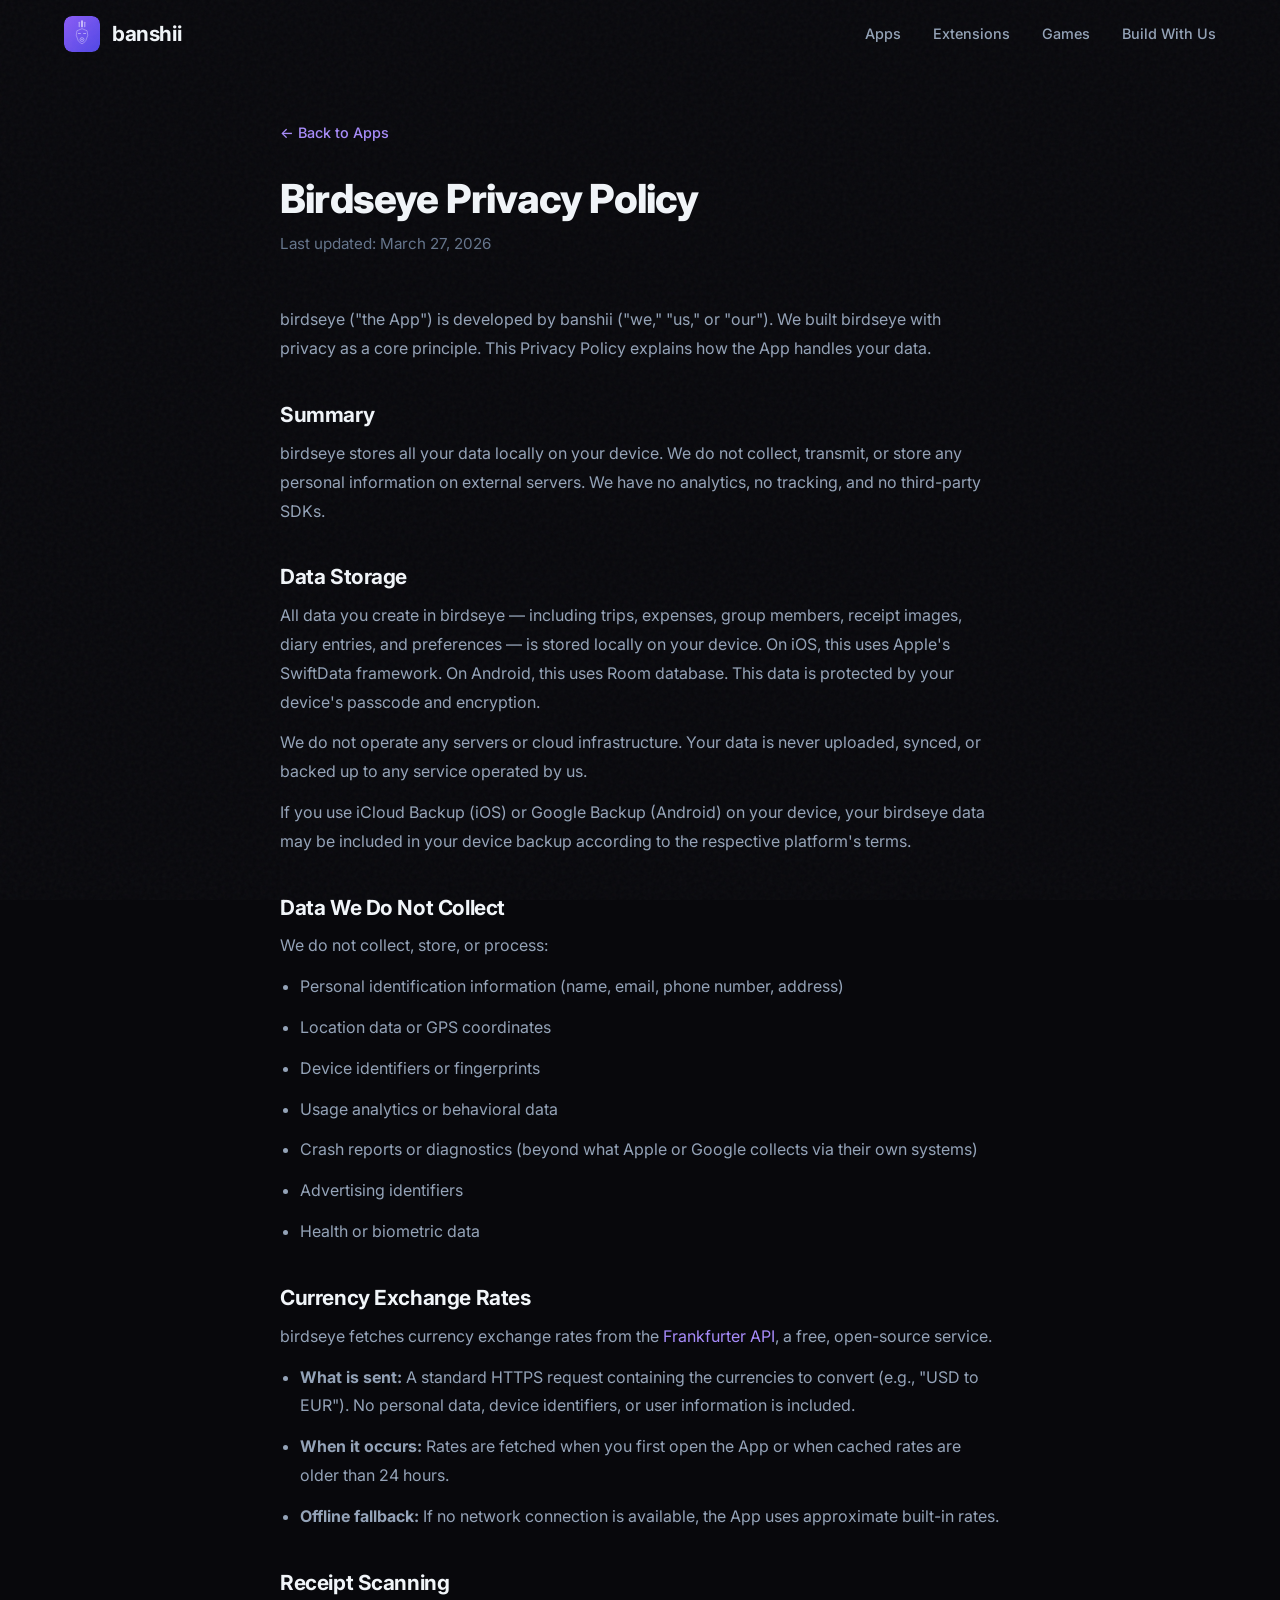
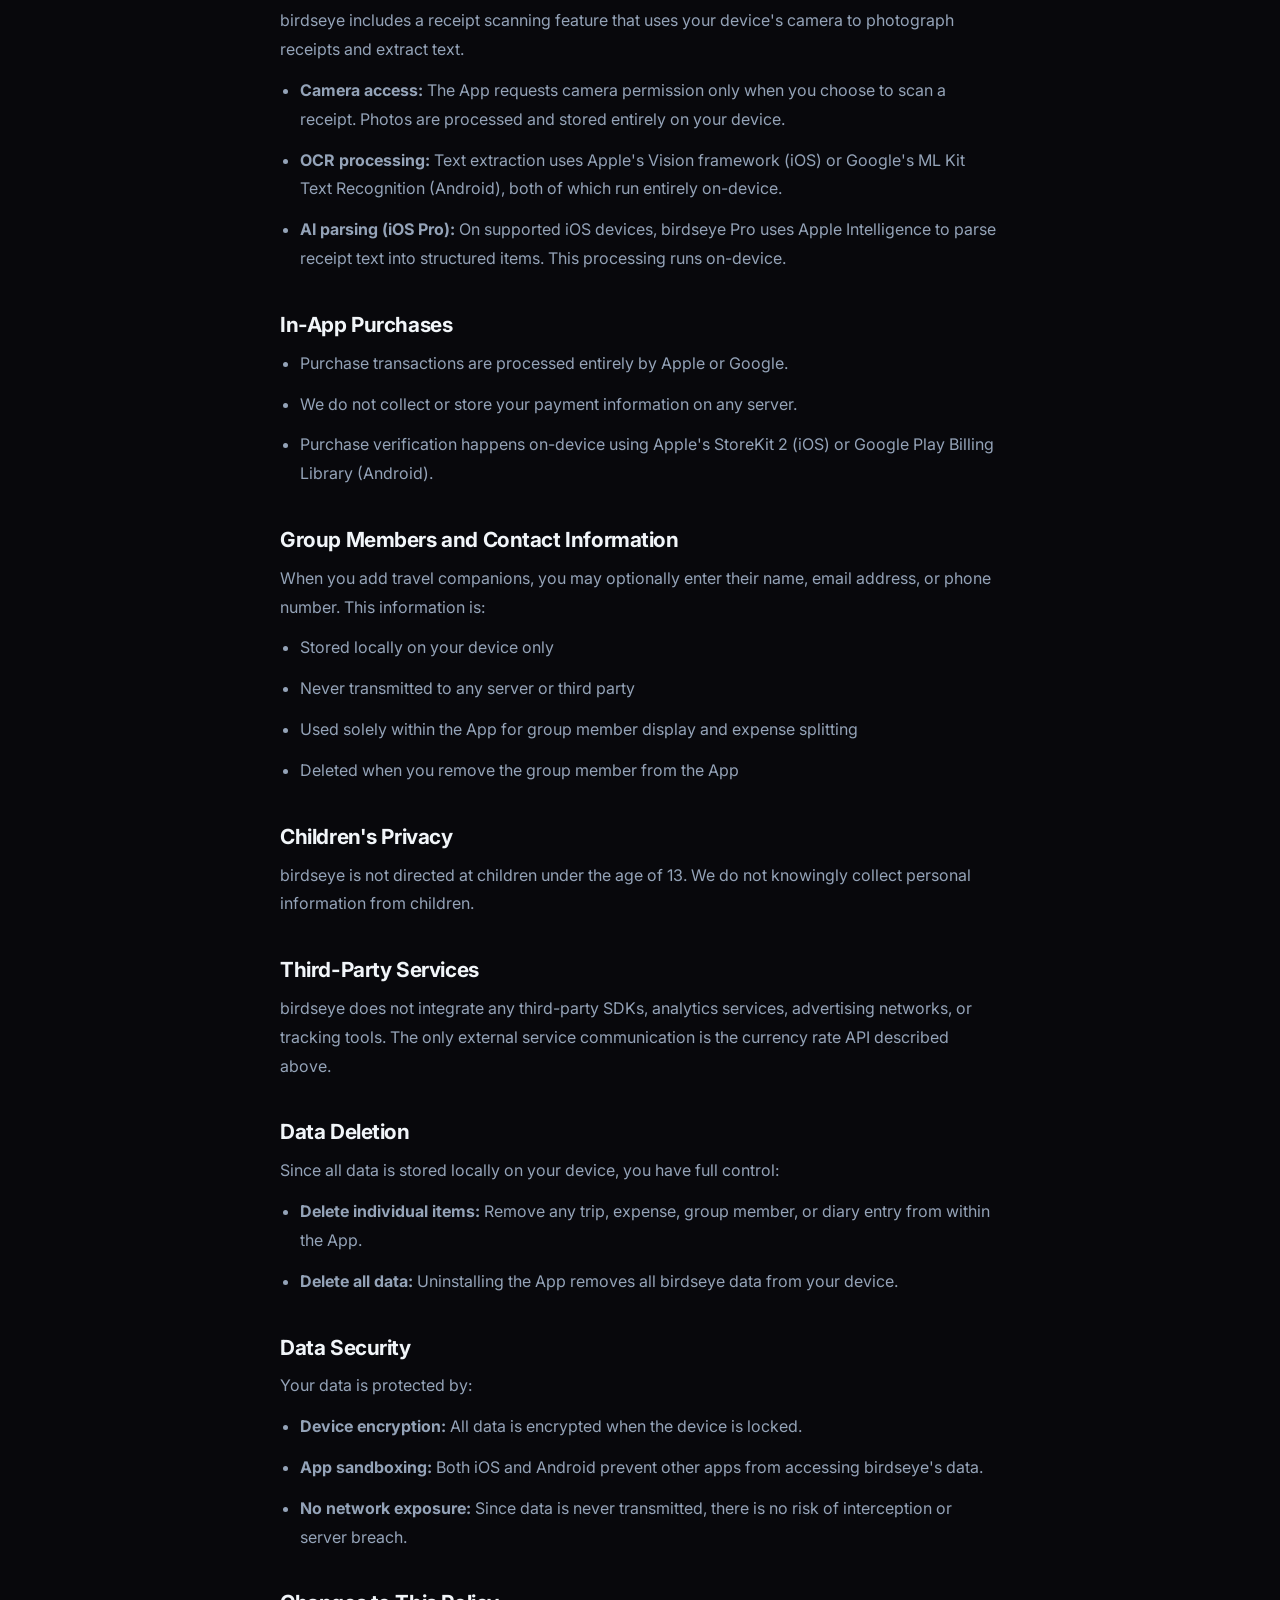
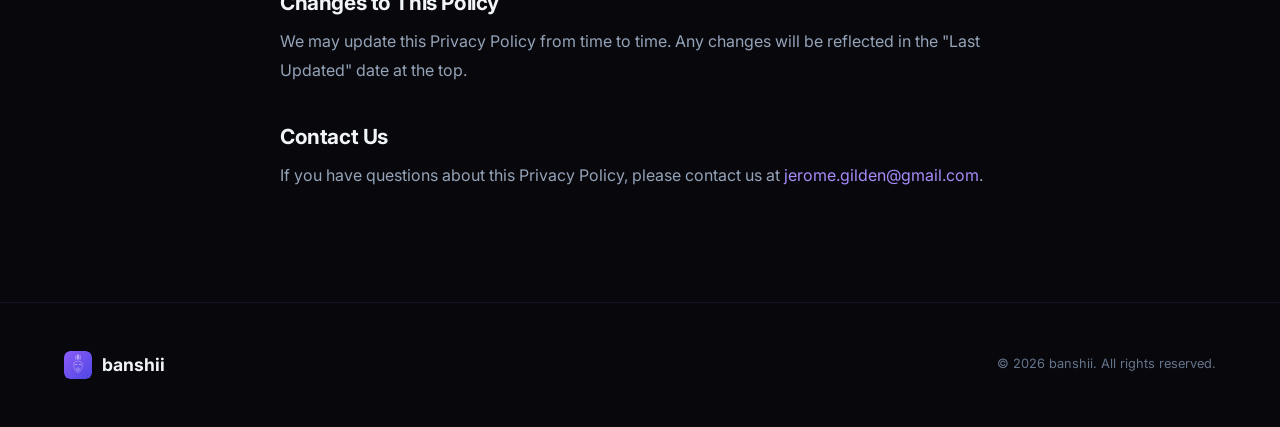
<file: apps/birdseye/privacy.html>
<!DOCTYPE html>
<html lang="en">
<head>
  <meta charset="UTF-8">
  <meta name="viewport" content="width=device-width, initial-scale=1.0">
  <title>Birdseye — Privacy Policy | banshii</title>
  <link rel="icon" type="image/png" href="../../assets/favicon.png">
  <link rel="preconnect" href="https://fonts.googleapis.com">
  <link rel="preconnect" href="https://fonts.gstatic.com" crossorigin>
  <link href="https://fonts.googleapis.com/css2?family=Inter:wght@400;500;600;700;800&display=swap" rel="stylesheet">
  <link rel="stylesheet" href="../../css/style.css">
</head>
<body>
  <nav class="nav scrolled">
    <div class="nav-inner">
      <a href="../../" class="nav-logo">
        <svg viewBox="0 0 512 512" xmlns="http://www.w3.org/2000/svg"><defs><linearGradient id="nl" x1="0%" y1="0%" x2="100%" y2="100%"><stop offset="0%" stop-color="#8b5cf6"/><stop offset="100%" stop-color="#4f46e5"/></linearGradient></defs><rect width="512" height="512" rx="112" fill="url(#nl)"/><rect x="244" y="60" width="24" height="100" rx="12" fill="#fff" opacity=".7"/><rect x="208" y="80" width="18" height="80" rx="9" fill="#fff" opacity=".45"/><rect x="286" y="80" width="18" height="80" rx="9" fill="#fff" opacity=".45"/><path d="M256 180L328 210L338 275L310 350L278 385L256 395L234 385L202 350L174 275L184 210Z" stroke="#fff" stroke-width="6" fill="none" opacity=".8"/><rect x="198" y="248" width="42" height="8" rx="4" fill="#fff" opacity=".95"/><rect x="272" y="248" width="42" height="8" rx="4" fill="#fff" opacity=".95"/><circle cx="256" cy="335" r="28" stroke="#fff" stroke-width="6" fill="none" opacity=".9"/><circle cx="256" cy="335" r="10" fill="#fff" opacity=".6"/></svg>
        banshii
      </a>
      <ul class="nav-links">
        <li><a href="../../#apps">Apps</a></li>
        <li><a href="../../#extensions">Extensions</a></li>
        <li><a href="../../#games">Games</a></li>
        <li><a href="../../#contact">Build With Us</a></li>
      </ul>
      <button class="mobile-toggle" aria-label="Toggle navigation"><span></span><span></span><span></span></button>
    </div>
  </nav>

  <section class="subpage">
    <div class="container">
      <div class="subpage-content">
        <a href="../../#apps" class="back-link">&larr; Back to Apps</a>
        <h1>Birdseye Privacy Policy</h1>
        <p class="subtitle">Last updated: March 27, 2026</p>

        <p>birdseye ("the App") is developed by banshii ("we," "us," or "our"). We built birdseye with privacy as a core principle. This Privacy Policy explains how the App handles your data.</p>

        <h2>Summary</h2>
        <p>birdseye stores all your data locally on your device. We do not collect, transmit, or store any personal information on external servers. We have no analytics, no tracking, and no third-party SDKs.</p>

        <h2>Data Storage</h2>
        <p>All data you create in birdseye — including trips, expenses, group members, receipt images, diary entries, and preferences — is stored locally on your device. On iOS, this uses Apple's SwiftData framework. On Android, this uses Room database. This data is protected by your device's passcode and encryption.</p>
        <p>We do not operate any servers or cloud infrastructure. Your data is never uploaded, synced, or backed up to any service operated by us.</p>
        <p>If you use iCloud Backup (iOS) or Google Backup (Android) on your device, your birdseye data may be included in your device backup according to the respective platform's terms.</p>

        <h2>Data We Do Not Collect</h2>
        <p>We do not collect, store, or process:</p>
        <ul>
          <li>Personal identification information (name, email, phone number, address)</li>
          <li>Location data or GPS coordinates</li>
          <li>Device identifiers or fingerprints</li>
          <li>Usage analytics or behavioral data</li>
          <li>Crash reports or diagnostics (beyond what Apple or Google collects via their own systems)</li>
          <li>Advertising identifiers</li>
          <li>Health or biometric data</li>
        </ul>

        <h2>Currency Exchange Rates</h2>
        <p>birdseye fetches currency exchange rates from the <a href="https://frankfurter.dev" target="_blank" rel="noopener">Frankfurter API</a>, a free, open-source service.</p>
        <ul>
          <li><strong>What is sent:</strong> A standard HTTPS request containing the currencies to convert (e.g., "USD to EUR"). No personal data, device identifiers, or user information is included.</li>
          <li><strong>When it occurs:</strong> Rates are fetched when you first open the App or when cached rates are older than 24 hours.</li>
          <li><strong>Offline fallback:</strong> If no network connection is available, the App uses approximate built-in rates.</li>
        </ul>

        <h2>Receipt Scanning</h2>
        <p>birdseye includes a receipt scanning feature that uses your device's camera to photograph receipts and extract text.</p>
        <ul>
          <li><strong>Camera access:</strong> The App requests camera permission only when you choose to scan a receipt. Photos are processed and stored entirely on your device.</li>
          <li><strong>OCR processing:</strong> Text extraction uses Apple's Vision framework (iOS) or Google's ML Kit Text Recognition (Android), both of which run entirely on-device.</li>
          <li><strong>AI parsing (iOS Pro):</strong> On supported iOS devices, birdseye Pro uses Apple Intelligence to parse receipt text into structured items. This processing runs on-device.</li>
        </ul>

        <h2>In-App Purchases</h2>
        <ul>
          <li>Purchase transactions are processed entirely by Apple or Google.</li>
          <li>We do not collect or store your payment information on any server.</li>
          <li>Purchase verification happens on-device using Apple's StoreKit 2 (iOS) or Google Play Billing Library (Android).</li>
        </ul>

        <h2>Group Members and Contact Information</h2>
        <p>When you add travel companions, you may optionally enter their name, email address, or phone number. This information is:</p>
        <ul>
          <li>Stored locally on your device only</li>
          <li>Never transmitted to any server or third party</li>
          <li>Used solely within the App for group member display and expense splitting</li>
          <li>Deleted when you remove the group member from the App</li>
        </ul>

        <h2>Children's Privacy</h2>
        <p>birdseye is not directed at children under the age of 13. We do not knowingly collect personal information from children.</p>

        <h2>Third-Party Services</h2>
        <p>birdseye does not integrate any third-party SDKs, analytics services, advertising networks, or tracking tools. The only external service communication is the currency rate API described above.</p>

        <h2>Data Deletion</h2>
        <p>Since all data is stored locally on your device, you have full control:</p>
        <ul>
          <li><strong>Delete individual items:</strong> Remove any trip, expense, group member, or diary entry from within the App.</li>
          <li><strong>Delete all data:</strong> Uninstalling the App removes all birdseye data from your device.</li>
        </ul>

        <h2>Data Security</h2>
        <p>Your data is protected by:</p>
        <ul>
          <li><strong>Device encryption:</strong> All data is encrypted when the device is locked.</li>
          <li><strong>App sandboxing:</strong> Both iOS and Android prevent other apps from accessing birdseye's data.</li>
          <li><strong>No network exposure:</strong> Since data is never transmitted, there is no risk of interception or server breach.</li>
        </ul>

        <h2>Changes to This Policy</h2>
        <p>We may update this Privacy Policy from time to time. Any changes will be reflected in the "Last Updated" date at the top.</p>

        <h2>Contact Us</h2>
        <p>If you have questions about this Privacy Policy, please contact us at <a href="mailto:jerome.gilden@gmail.com">jerome.gilden@gmail.com</a>.</p>
      </div>
    </div>
  </section>

  <footer class="footer">
    <div class="container">
      <div class="footer-inner">
        <a href="../../" class="footer-logo">
          <svg viewBox="0 0 512 512" xmlns="http://www.w3.org/2000/svg"><defs><linearGradient id="fl" x1="0%" y1="0%" x2="100%" y2="100%"><stop offset="0%" stop-color="#8b5cf6"/><stop offset="100%" stop-color="#4f46e5"/></linearGradient></defs><rect width="512" height="512" rx="112" fill="url(#fl)"/><rect x="244" y="60" width="24" height="100" rx="12" fill="#fff" opacity=".7"/><rect x="208" y="80" width="18" height="80" rx="9" fill="#fff" opacity=".45"/><rect x="286" y="80" width="18" height="80" rx="9" fill="#fff" opacity=".45"/><path d="M256 180L328 210L338 275L310 350L278 385L256 395L234 385L202 350L174 275L184 210Z" stroke="#fff" stroke-width="6" fill="none" opacity=".8"/><rect x="198" y="248" width="42" height="8" rx="4" fill="#fff" opacity=".95"/><rect x="272" y="248" width="42" height="8" rx="4" fill="#fff" opacity=".95"/><circle cx="256" cy="335" r="28" stroke="#fff" stroke-width="6" fill="none" opacity=".9"/><circle cx="256" cy="335" r="10" fill="#fff" opacity=".6"/></svg>
          banshii
        </a>
        <div class="footer-copy">&copy; 2026 banshii. All rights reserved.</div>
      </div>
    </div>
  </footer>

  <script src="../../js/main.js"></script>
</body>
</html>
</file>
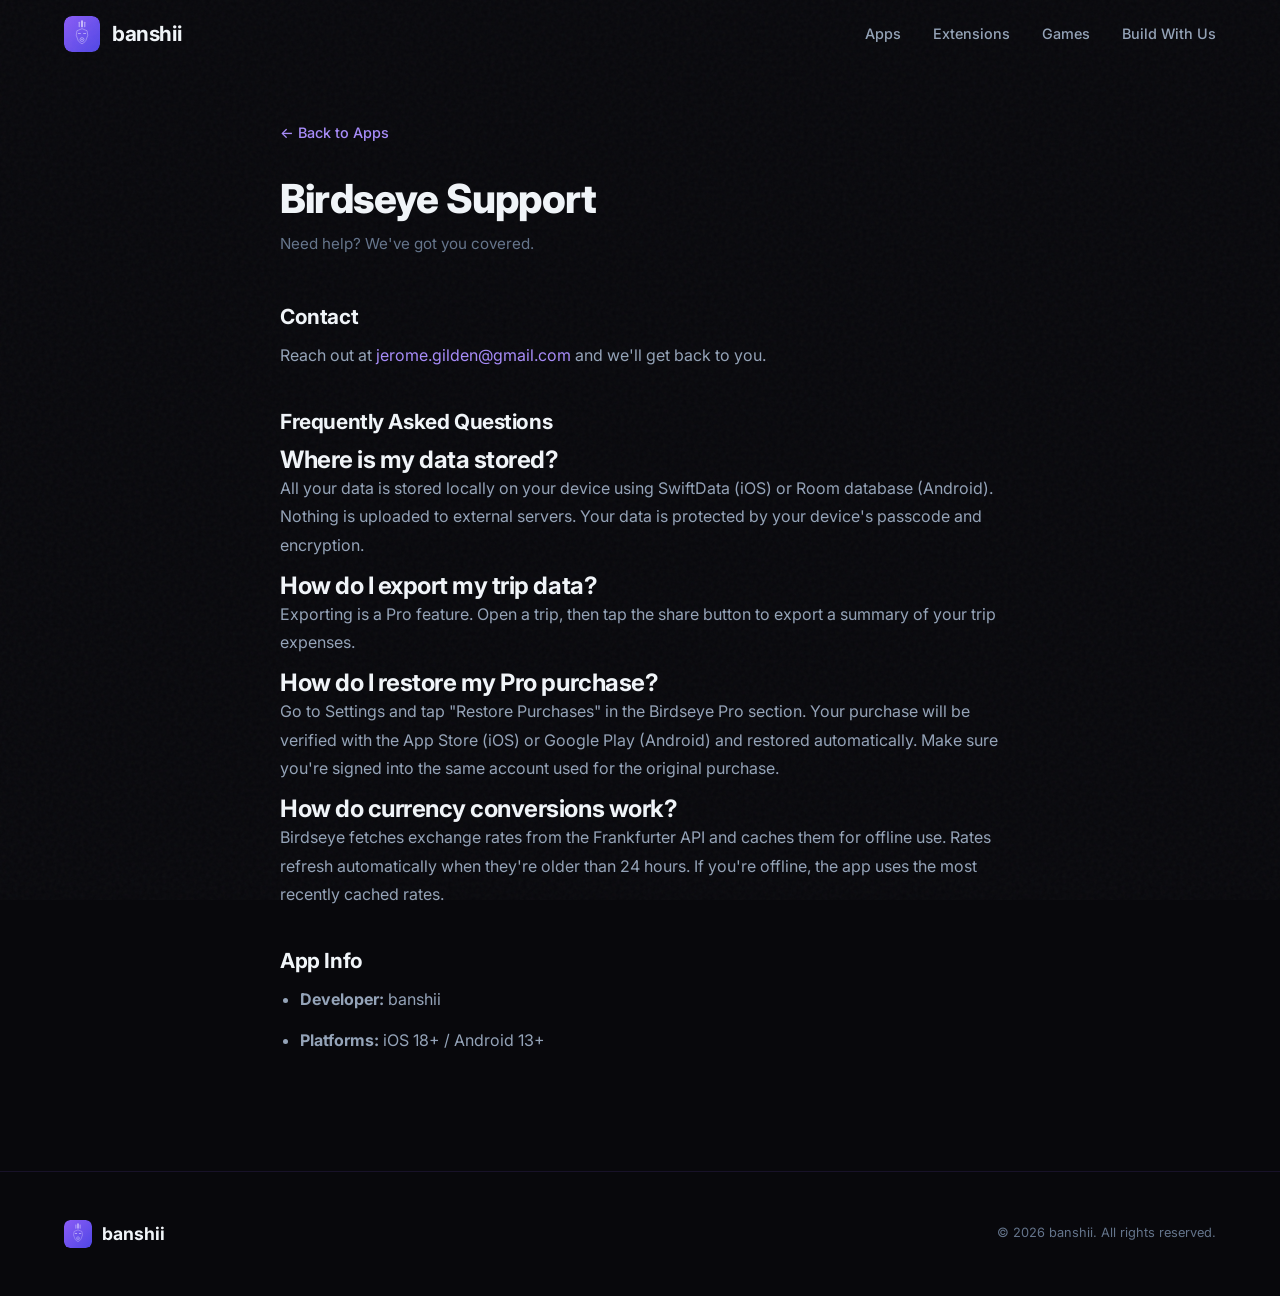
<file: apps/birdseye/support.html>
<!DOCTYPE html>
<html lang="en">
<head>
  <meta charset="UTF-8">
  <meta name="viewport" content="width=device-width, initial-scale=1.0">
  <title>Birdseye — Support | banshii</title>
  <link rel="icon" type="image/png" href="../../assets/favicon.png">
  <link rel="preconnect" href="https://fonts.googleapis.com">
  <link rel="preconnect" href="https://fonts.gstatic.com" crossorigin>
  <link href="https://fonts.googleapis.com/css2?family=Inter:wght@400;500;600;700;800&display=swap" rel="stylesheet">
  <link rel="stylesheet" href="../../css/style.css">
</head>
<body>
  <nav class="nav scrolled">
    <div class="nav-inner">
      <a href="../../" class="nav-logo">
        <svg viewBox="0 0 512 512" xmlns="http://www.w3.org/2000/svg"><defs><linearGradient id="nl" x1="0%" y1="0%" x2="100%" y2="100%"><stop offset="0%" stop-color="#8b5cf6"/><stop offset="100%" stop-color="#4f46e5"/></linearGradient></defs><rect width="512" height="512" rx="112" fill="url(#nl)"/><rect x="244" y="60" width="24" height="100" rx="12" fill="#fff" opacity=".7"/><rect x="208" y="80" width="18" height="80" rx="9" fill="#fff" opacity=".45"/><rect x="286" y="80" width="18" height="80" rx="9" fill="#fff" opacity=".45"/><path d="M256 180L328 210L338 275L310 350L278 385L256 395L234 385L202 350L174 275L184 210Z" stroke="#fff" stroke-width="6" fill="none" opacity=".8"/><rect x="198" y="248" width="42" height="8" rx="4" fill="#fff" opacity=".95"/><rect x="272" y="248" width="42" height="8" rx="4" fill="#fff" opacity=".95"/><circle cx="256" cy="335" r="28" stroke="#fff" stroke-width="6" fill="none" opacity=".9"/><circle cx="256" cy="335" r="10" fill="#fff" opacity=".6"/></svg>
        banshii
      </a>
      <ul class="nav-links">
        <li><a href="../../#apps">Apps</a></li>
        <li><a href="../../#extensions">Extensions</a></li>
        <li><a href="../../#games">Games</a></li>
        <li><a href="../../#contact">Build With Us</a></li>
      </ul>
      <button class="mobile-toggle" aria-label="Toggle navigation"><span></span><span></span><span></span></button>
    </div>
  </nav>

  <section class="subpage">
    <div class="container">
      <div class="subpage-content">
        <a href="../../#apps" class="back-link">&larr; Back to Apps</a>
        <h1>Birdseye Support</h1>
        <p class="subtitle">Need help? We've got you covered.</p>

        <h2>Contact</h2>
        <p>Reach out at <a href="mailto:jerome.gilden@gmail.com">jerome.gilden@gmail.com</a> and we'll get back to you.</p>

        <h2>Frequently Asked Questions</h2>

        <h3>Where is my data stored?</h3>
        <p>All your data is stored locally on your device using SwiftData (iOS) or Room database (Android). Nothing is uploaded to external servers. Your data is protected by your device's passcode and encryption.</p>

        <h3>How do I export my trip data?</h3>
        <p>Exporting is a Pro feature. Open a trip, then tap the share button to export a summary of your trip expenses.</p>

        <h3>How do I restore my Pro purchase?</h3>
        <p>Go to Settings and tap "Restore Purchases" in the Birdseye Pro section. Your purchase will be verified with the App Store (iOS) or Google Play (Android) and restored automatically. Make sure you're signed into the same account used for the original purchase.</p>

        <h3>How do currency conversions work?</h3>
        <p>Birdseye fetches exchange rates from the Frankfurter API and caches them for offline use. Rates refresh automatically when they're older than 24 hours. If you're offline, the app uses the most recently cached rates.</p>

        <h2>App Info</h2>
        <ul>
          <li><strong>Developer:</strong> banshii</li>
          <li><strong>Platforms:</strong> iOS 18+ / Android 13+</li>
        </ul>
      </div>
    </div>
  </section>

  <footer class="footer">
    <div class="container">
      <div class="footer-inner">
        <a href="../../" class="footer-logo">
          <svg viewBox="0 0 512 512" xmlns="http://www.w3.org/2000/svg"><defs><linearGradient id="fl" x1="0%" y1="0%" x2="100%" y2="100%"><stop offset="0%" stop-color="#8b5cf6"/><stop offset="100%" stop-color="#4f46e5"/></linearGradient></defs><rect width="512" height="512" rx="112" fill="url(#fl)"/><rect x="244" y="60" width="24" height="100" rx="12" fill="#fff" opacity=".7"/><rect x="208" y="80" width="18" height="80" rx="9" fill="#fff" opacity=".45"/><rect x="286" y="80" width="18" height="80" rx="9" fill="#fff" opacity=".45"/><path d="M256 180L328 210L338 275L310 350L278 385L256 395L234 385L202 350L174 275L184 210Z" stroke="#fff" stroke-width="6" fill="none" opacity=".8"/><rect x="198" y="248" width="42" height="8" rx="4" fill="#fff" opacity=".95"/><rect x="272" y="248" width="42" height="8" rx="4" fill="#fff" opacity=".95"/><circle cx="256" cy="335" r="28" stroke="#fff" stroke-width="6" fill="none" opacity=".9"/><circle cx="256" cy="335" r="10" fill="#fff" opacity=".6"/></svg>
          banshii
        </a>
        <div class="footer-copy">&copy; 2026 banshii. All rights reserved.</div>
      </div>
    </div>
  </footer>

  <script src="../../js/main.js"></script>
</body>
</html>
</file>
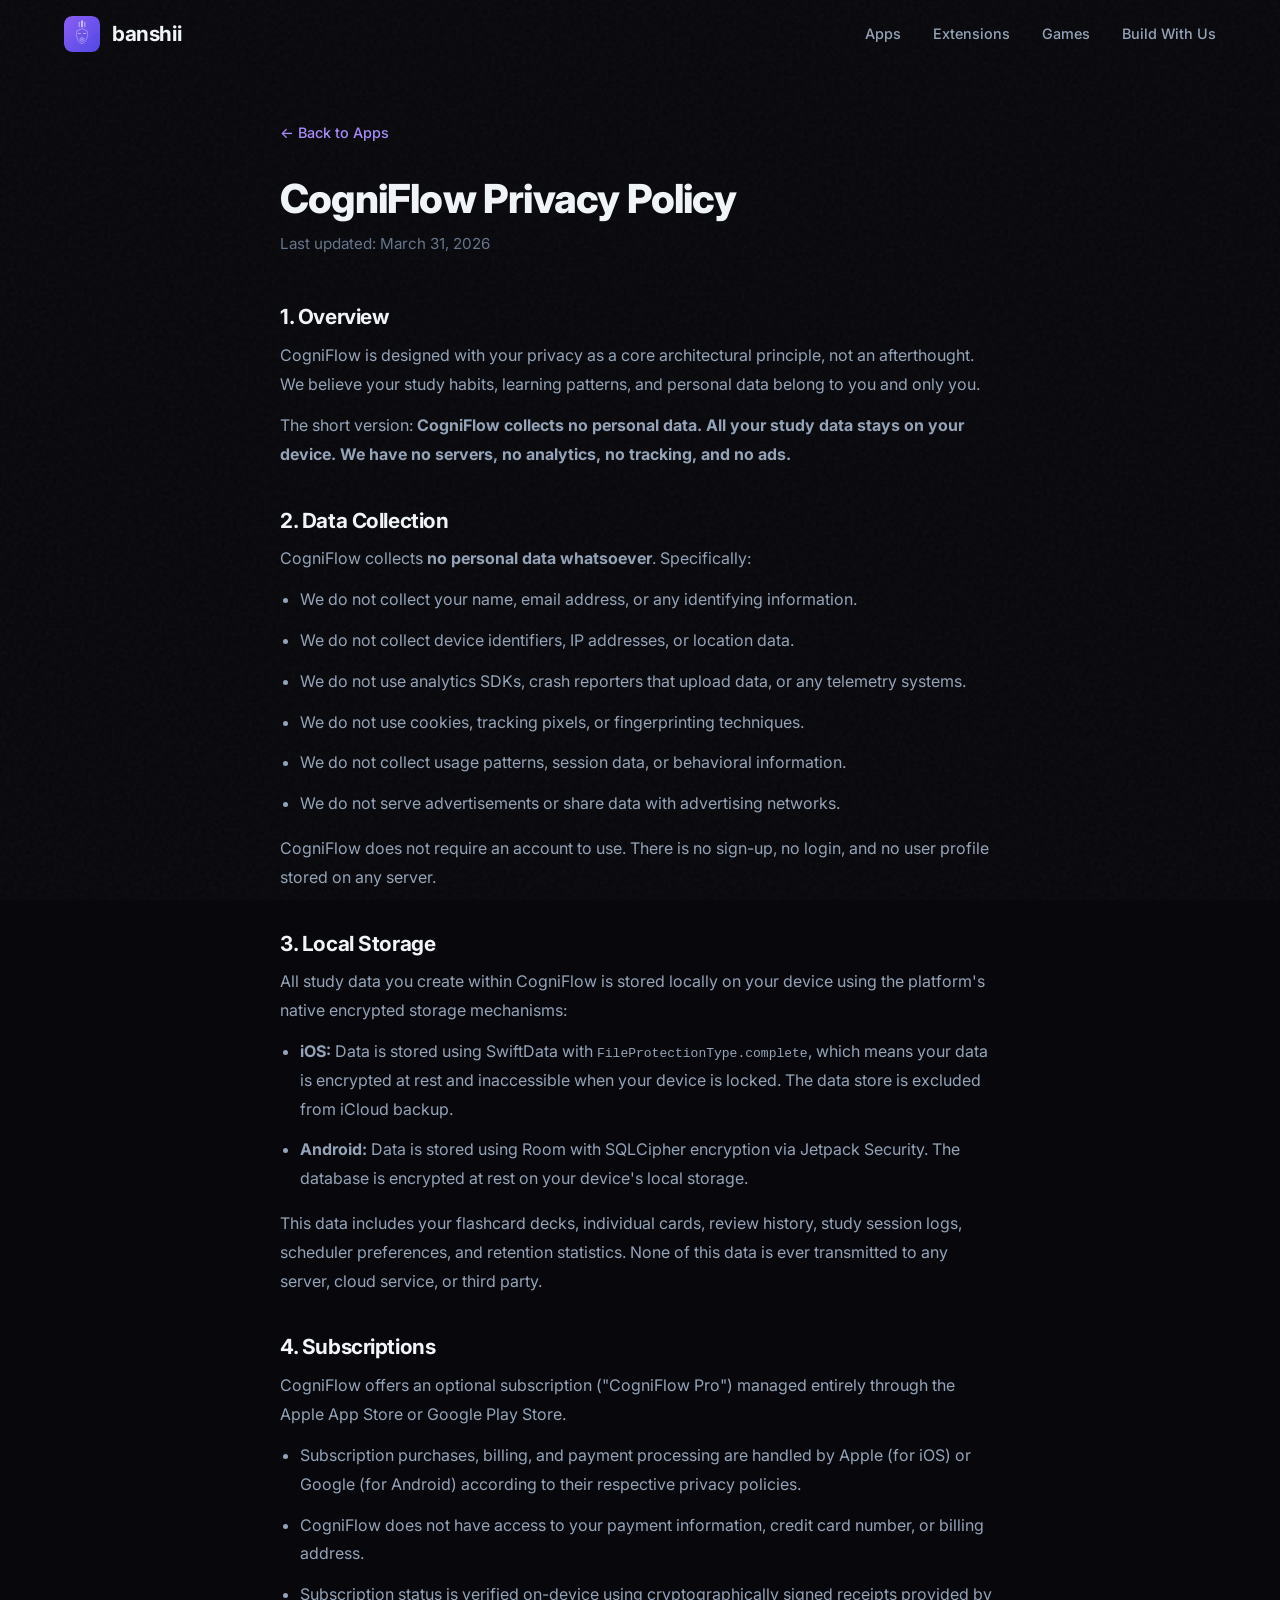
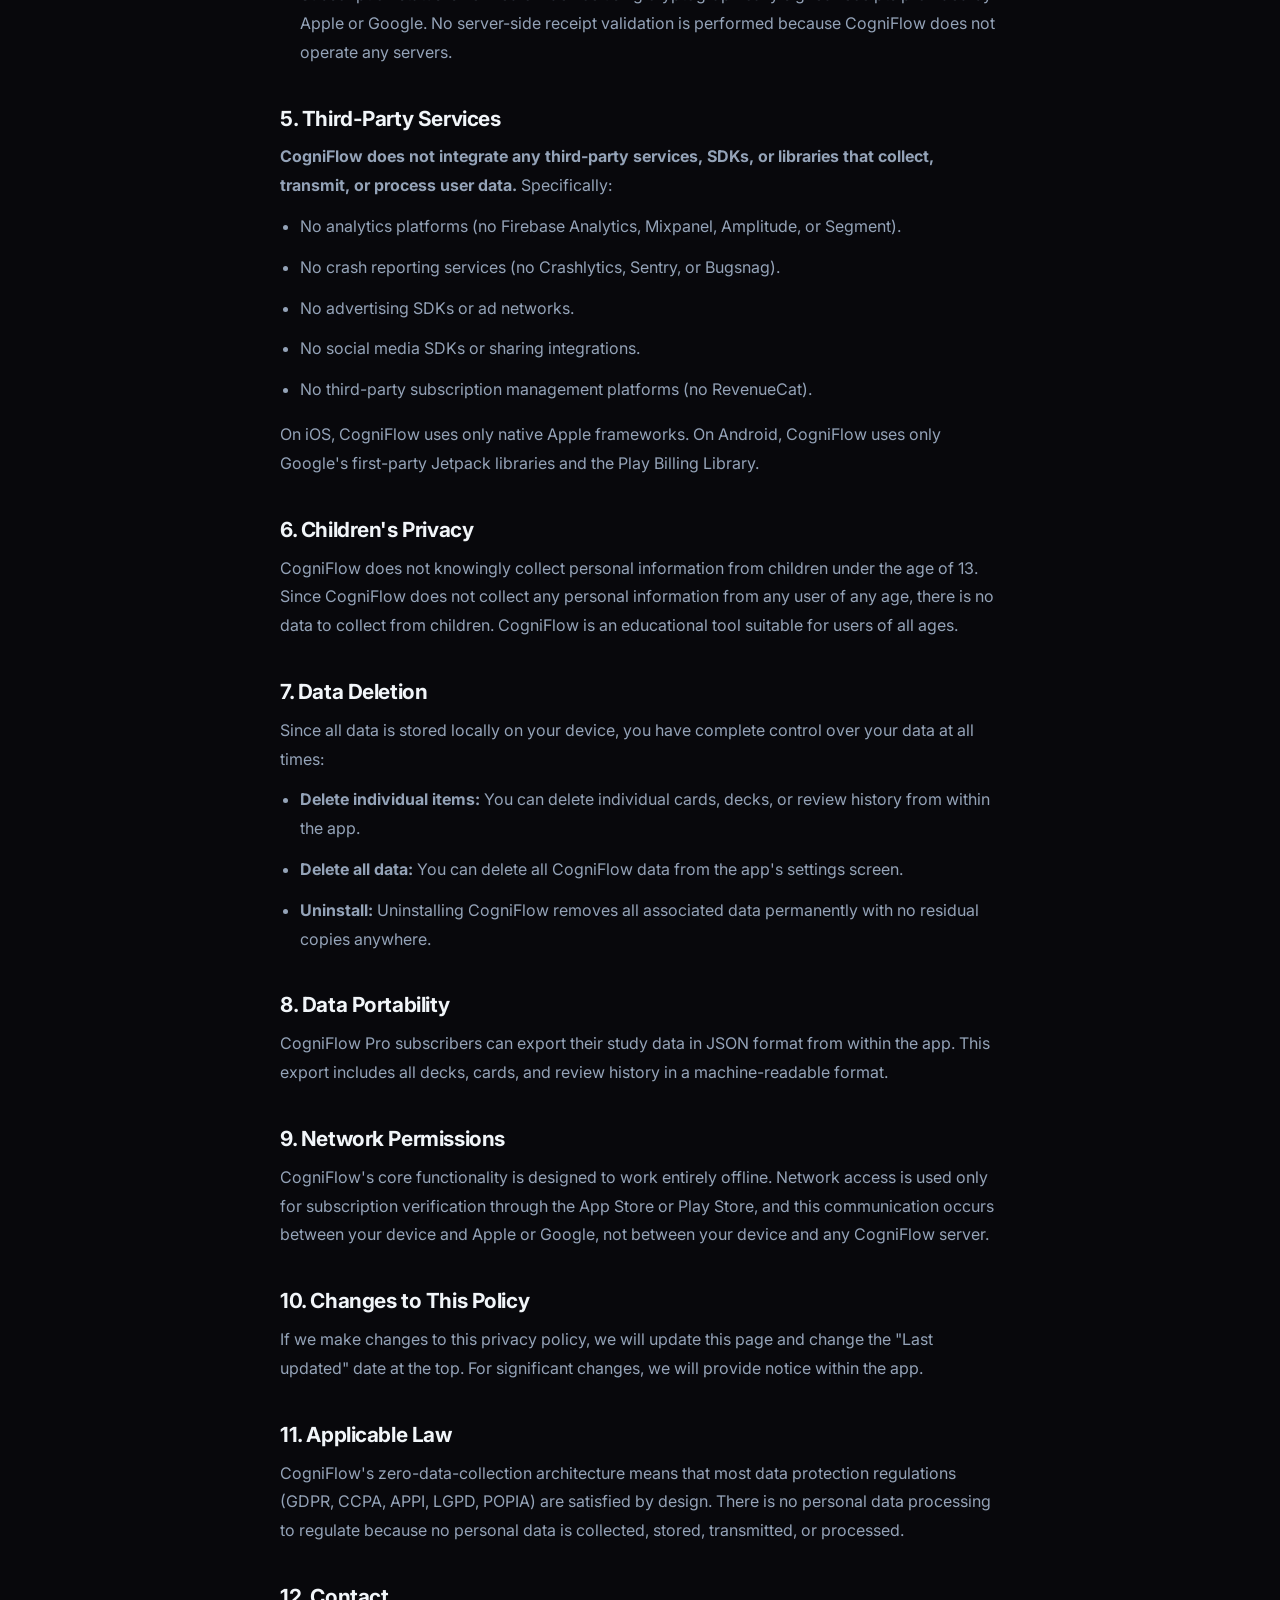
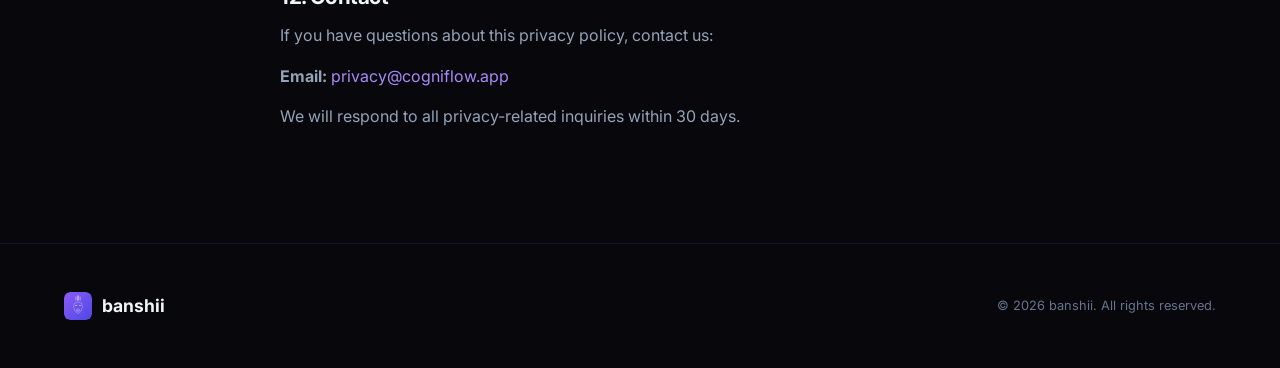
<file: apps/cogniflow/privacy.html>
<!DOCTYPE html>
<html lang="en">
<head>
  <meta charset="UTF-8">
  <meta name="viewport" content="width=device-width, initial-scale=1.0">
  <title>CogniFlow — Privacy Policy | banshii</title>
  <meta name="description" content="CogniFlow collects zero personal data. All study data stays on your device.">
  <link rel="icon" type="image/png" href="../../assets/favicon.png">
  <link rel="preconnect" href="https://fonts.googleapis.com">
  <link rel="preconnect" href="https://fonts.gstatic.com" crossorigin>
  <link href="https://fonts.googleapis.com/css2?family=Inter:wght@400;500;600;700;800&display=swap" rel="stylesheet">
  <link rel="stylesheet" href="../../css/style.css">
</head>
<body>
  <nav class="nav scrolled">
    <div class="nav-inner">
      <a href="../../" class="nav-logo">
        <svg viewBox="0 0 512 512" xmlns="http://www.w3.org/2000/svg"><defs><linearGradient id="nl" x1="0%" y1="0%" x2="100%" y2="100%"><stop offset="0%" stop-color="#8b5cf6"/><stop offset="100%" stop-color="#4f46e5"/></linearGradient></defs><rect width="512" height="512" rx="112" fill="url(#nl)"/><rect x="244" y="60" width="24" height="100" rx="12" fill="#fff" opacity=".7"/><rect x="208" y="80" width="18" height="80" rx="9" fill="#fff" opacity=".45"/><rect x="286" y="80" width="18" height="80" rx="9" fill="#fff" opacity=".45"/><path d="M256 180L328 210L338 275L310 350L278 385L256 395L234 385L202 350L174 275L184 210Z" stroke="#fff" stroke-width="6" fill="none" opacity=".8"/><rect x="198" y="248" width="42" height="8" rx="4" fill="#fff" opacity=".95"/><rect x="272" y="248" width="42" height="8" rx="4" fill="#fff" opacity=".95"/><circle cx="256" cy="335" r="28" stroke="#fff" stroke-width="6" fill="none" opacity=".9"/><circle cx="256" cy="335" r="10" fill="#fff" opacity=".6"/></svg>
        banshii
      </a>
      <ul class="nav-links">
        <li><a href="../../#apps">Apps</a></li>
        <li><a href="../../#extensions">Extensions</a></li>
        <li><a href="../../#games">Games</a></li>
        <li><a href="../../#contact">Build With Us</a></li>
      </ul>
      <button class="mobile-toggle" aria-label="Toggle navigation"><span></span><span></span><span></span></button>
    </div>
  </nav>

  <section class="subpage">
    <div class="container">
      <div class="subpage-content">
        <a href="../../#apps" class="back-link">&larr; Back to Apps</a>
        <h1>CogniFlow Privacy Policy</h1>
        <p class="subtitle">Last updated: March 31, 2026</p>

        <h2>1. Overview</h2>
        <p>CogniFlow is designed with your privacy as a core architectural principle, not an afterthought. We believe your study habits, learning patterns, and personal data belong to you and only you.</p>
        <p>The short version: <strong>CogniFlow collects no personal data. All your study data stays on your device. We have no servers, no analytics, no tracking, and no ads.</strong></p>

        <h2>2. Data Collection</h2>
        <p>CogniFlow collects <strong>no personal data whatsoever</strong>. Specifically:</p>
        <ul>
          <li>We do not collect your name, email address, or any identifying information.</li>
          <li>We do not collect device identifiers, IP addresses, or location data.</li>
          <li>We do not use analytics SDKs, crash reporters that upload data, or any telemetry systems.</li>
          <li>We do not use cookies, tracking pixels, or fingerprinting techniques.</li>
          <li>We do not collect usage patterns, session data, or behavioral information.</li>
          <li>We do not serve advertisements or share data with advertising networks.</li>
        </ul>
        <p>CogniFlow does not require an account to use. There is no sign-up, no login, and no user profile stored on any server.</p>

        <h2>3. Local Storage</h2>
        <p>All study data you create within CogniFlow is stored locally on your device using the platform's native encrypted storage mechanisms:</p>
        <ul>
          <li><strong>iOS:</strong> Data is stored using SwiftData with <code>FileProtectionType.complete</code>, which means your data is encrypted at rest and inaccessible when your device is locked. The data store is excluded from iCloud backup.</li>
          <li><strong>Android:</strong> Data is stored using Room with SQLCipher encryption via Jetpack Security. The database is encrypted at rest on your device's local storage.</li>
        </ul>
        <p>This data includes your flashcard decks, individual cards, review history, study session logs, scheduler preferences, and retention statistics. None of this data is ever transmitted to any server, cloud service, or third party.</p>

        <h2>4. Subscriptions</h2>
        <p>CogniFlow offers an optional subscription ("CogniFlow Pro") managed entirely through the Apple App Store or Google Play Store.</p>
        <ul>
          <li>Subscription purchases, billing, and payment processing are handled by Apple (for iOS) or Google (for Android) according to their respective privacy policies.</li>
          <li>CogniFlow does not have access to your payment information, credit card number, or billing address.</li>
          <li>Subscription status is verified on-device using cryptographically signed receipts provided by Apple or Google. No server-side receipt validation is performed because CogniFlow does not operate any servers.</li>
        </ul>

        <h2>5. Third-Party Services</h2>
        <p><strong>CogniFlow does not integrate any third-party services, SDKs, or libraries that collect, transmit, or process user data.</strong> Specifically:</p>
        <ul>
          <li>No analytics platforms (no Firebase Analytics, Mixpanel, Amplitude, or Segment).</li>
          <li>No crash reporting services (no Crashlytics, Sentry, or Bugsnag).</li>
          <li>No advertising SDKs or ad networks.</li>
          <li>No social media SDKs or sharing integrations.</li>
          <li>No third-party subscription management platforms (no RevenueCat).</li>
        </ul>
        <p>On iOS, CogniFlow uses only native Apple frameworks. On Android, CogniFlow uses only Google's first-party Jetpack libraries and the Play Billing Library.</p>

        <h2>6. Children's Privacy</h2>
        <p>CogniFlow does not knowingly collect personal information from children under the age of 13. Since CogniFlow does not collect any personal information from any user of any age, there is no data to collect from children. CogniFlow is an educational tool suitable for users of all ages.</p>

        <h2>7. Data Deletion</h2>
        <p>Since all data is stored locally on your device, you have complete control over your data at all times:</p>
        <ul>
          <li><strong>Delete individual items:</strong> You can delete individual cards, decks, or review history from within the app.</li>
          <li><strong>Delete all data:</strong> You can delete all CogniFlow data from the app's settings screen.</li>
          <li><strong>Uninstall:</strong> Uninstalling CogniFlow removes all associated data permanently with no residual copies anywhere.</li>
        </ul>

        <h2>8. Data Portability</h2>
        <p>CogniFlow Pro subscribers can export their study data in JSON format from within the app. This export includes all decks, cards, and review history in a machine-readable format.</p>

        <h2>9. Network Permissions</h2>
        <p>CogniFlow's core functionality is designed to work entirely offline. Network access is used only for subscription verification through the App Store or Play Store, and this communication occurs between your device and Apple or Google, not between your device and any CogniFlow server.</p>

        <h2>10. Changes to This Policy</h2>
        <p>If we make changes to this privacy policy, we will update this page and change the "Last updated" date at the top. For significant changes, we will provide notice within the app.</p>

        <h2>11. Applicable Law</h2>
        <p>CogniFlow's zero-data-collection architecture means that most data protection regulations (GDPR, CCPA, APPI, LGPD, POPIA) are satisfied by design. There is no personal data processing to regulate because no personal data is collected, stored, transmitted, or processed.</p>

        <h2>12. Contact</h2>
        <p>If you have questions about this privacy policy, contact us:</p>
        <p><strong>Email:</strong> <a href="mailto:privacy@cogniflow.app">privacy@cogniflow.app</a></p>
        <p>We will respond to all privacy-related inquiries within 30 days.</p>
      </div>
    </div>
  </section>

  <footer class="footer">
    <div class="container">
      <div class="footer-inner">
        <a href="../../" class="footer-logo">
          <svg viewBox="0 0 512 512" xmlns="http://www.w3.org/2000/svg"><defs><linearGradient id="fl" x1="0%" y1="0%" x2="100%" y2="100%"><stop offset="0%" stop-color="#8b5cf6"/><stop offset="100%" stop-color="#4f46e5"/></linearGradient></defs><rect width="512" height="512" rx="112" fill="url(#fl)"/><rect x="244" y="60" width="24" height="100" rx="12" fill="#fff" opacity=".7"/><rect x="208" y="80" width="18" height="80" rx="9" fill="#fff" opacity=".45"/><rect x="286" y="80" width="18" height="80" rx="9" fill="#fff" opacity=".45"/><path d="M256 180L328 210L338 275L310 350L278 385L256 395L234 385L202 350L174 275L184 210Z" stroke="#fff" stroke-width="6" fill="none" opacity=".8"/><rect x="198" y="248" width="42" height="8" rx="4" fill="#fff" opacity=".95"/><rect x="272" y="248" width="42" height="8" rx="4" fill="#fff" opacity=".95"/><circle cx="256" cy="335" r="28" stroke="#fff" stroke-width="6" fill="none" opacity=".9"/><circle cx="256" cy="335" r="10" fill="#fff" opacity=".6"/></svg>
          banshii
        </a>
        <div class="footer-copy">&copy; 2026 banshii. All rights reserved.</div>
      </div>
    </div>
  </footer>

  <script src="../../js/main.js"></script>
</body>
</html>
</file>
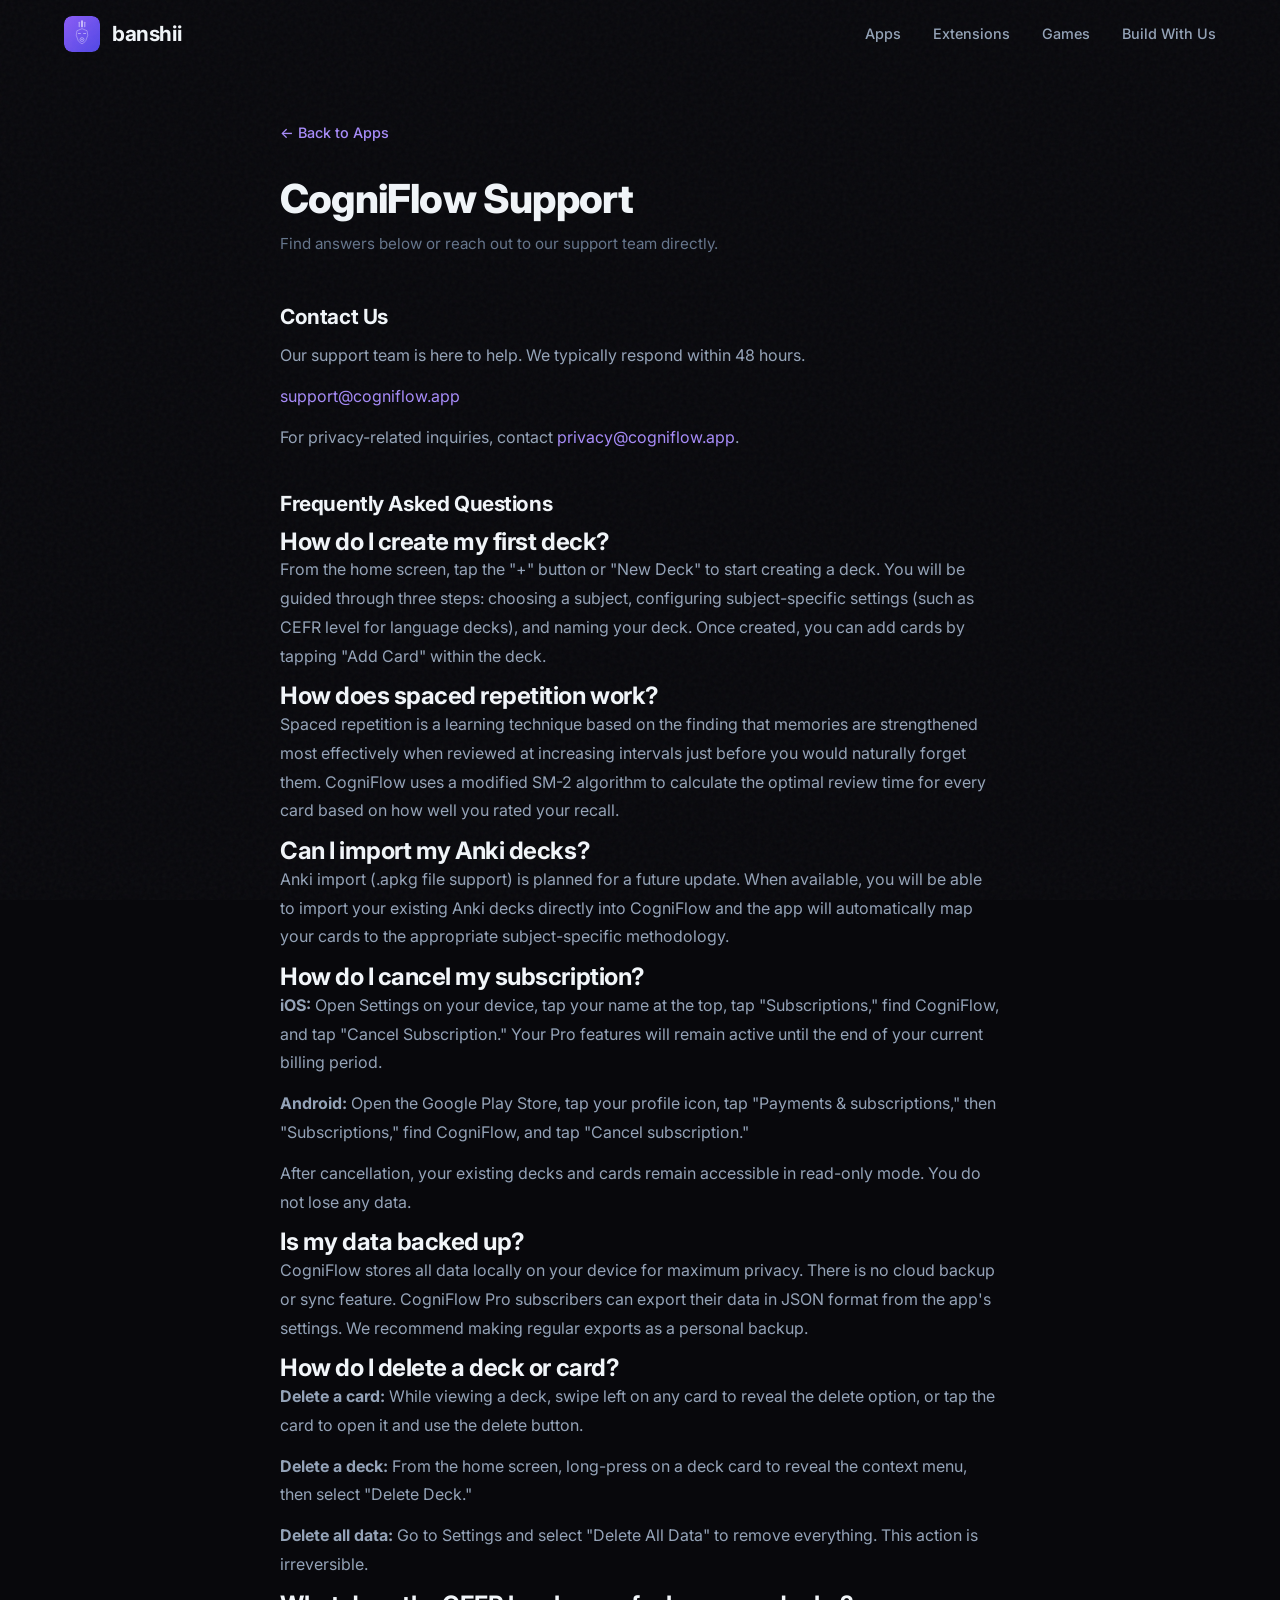
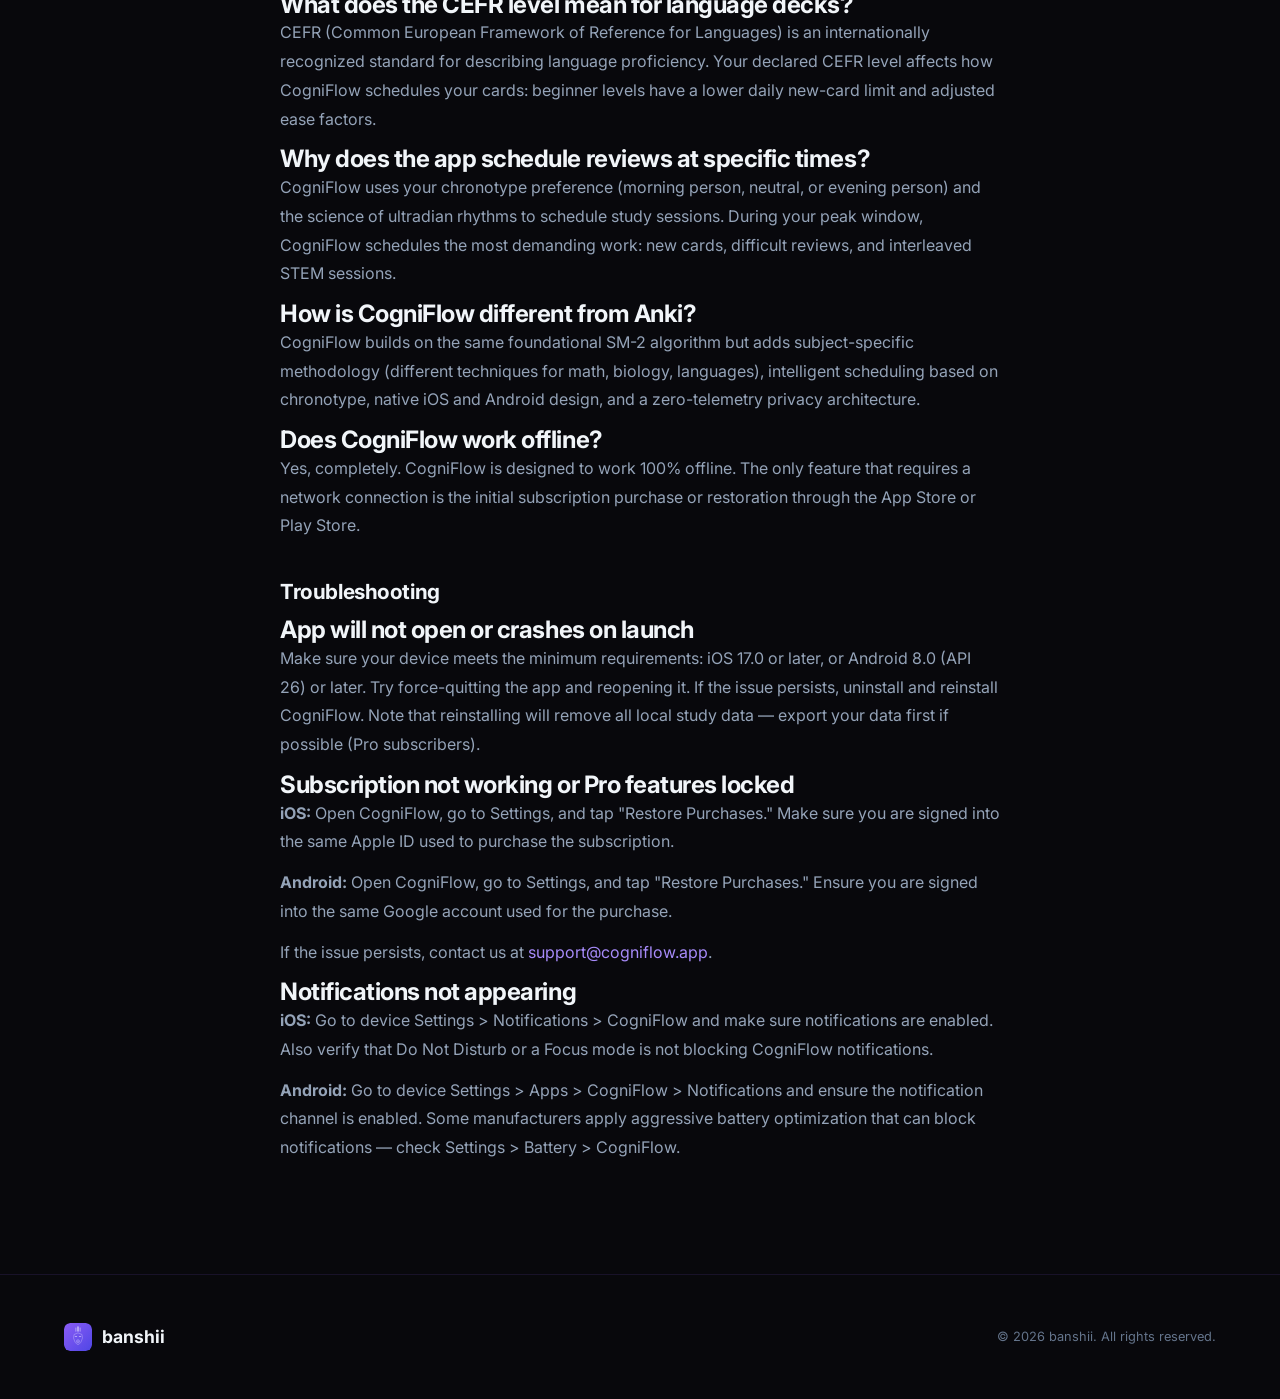
<file: apps/cogniflow/support.html>
<!DOCTYPE html>
<html lang="en">
<head>
  <meta charset="UTF-8">
  <meta name="viewport" content="width=device-width, initial-scale=1.0">
  <title>CogniFlow — Support | banshii</title>
  <meta name="description" content="Get help with CogniFlow. FAQ, troubleshooting, and contact information.">
  <link rel="icon" type="image/png" href="../../assets/favicon.png">
  <link rel="preconnect" href="https://fonts.googleapis.com">
  <link rel="preconnect" href="https://fonts.gstatic.com" crossorigin>
  <link href="https://fonts.googleapis.com/css2?family=Inter:wght@400;500;600;700;800&display=swap" rel="stylesheet">
  <link rel="stylesheet" href="../../css/style.css">
</head>
<body>
  <nav class="nav scrolled">
    <div class="nav-inner">
      <a href="../../" class="nav-logo">
        <svg viewBox="0 0 512 512" xmlns="http://www.w3.org/2000/svg"><defs><linearGradient id="nl" x1="0%" y1="0%" x2="100%" y2="100%"><stop offset="0%" stop-color="#8b5cf6"/><stop offset="100%" stop-color="#4f46e5"/></linearGradient></defs><rect width="512" height="512" rx="112" fill="url(#nl)"/><rect x="244" y="60" width="24" height="100" rx="12" fill="#fff" opacity=".7"/><rect x="208" y="80" width="18" height="80" rx="9" fill="#fff" opacity=".45"/><rect x="286" y="80" width="18" height="80" rx="9" fill="#fff" opacity=".45"/><path d="M256 180L328 210L338 275L310 350L278 385L256 395L234 385L202 350L174 275L184 210Z" stroke="#fff" stroke-width="6" fill="none" opacity=".8"/><rect x="198" y="248" width="42" height="8" rx="4" fill="#fff" opacity=".95"/><rect x="272" y="248" width="42" height="8" rx="4" fill="#fff" opacity=".95"/><circle cx="256" cy="335" r="28" stroke="#fff" stroke-width="6" fill="none" opacity=".9"/><circle cx="256" cy="335" r="10" fill="#fff" opacity=".6"/></svg>
        banshii
      </a>
      <ul class="nav-links">
        <li><a href="../../#apps">Apps</a></li>
        <li><a href="../../#extensions">Extensions</a></li>
        <li><a href="../../#games">Games</a></li>
        <li><a href="../../#contact">Build With Us</a></li>
      </ul>
      <button class="mobile-toggle" aria-label="Toggle navigation"><span></span><span></span><span></span></button>
    </div>
  </nav>

  <section class="subpage">
    <div class="container">
      <div class="subpage-content">
        <a href="../../#apps" class="back-link">&larr; Back to Apps</a>
        <h1>CogniFlow Support</h1>
        <p class="subtitle">Find answers below or reach out to our support team directly.</p>

        <h2>Contact Us</h2>
        <p>Our support team is here to help. We typically respond within 48 hours.</p>
        <p><a href="mailto:support@cogniflow.app">support@cogniflow.app</a></p>
        <p>For privacy-related inquiries, contact <a href="mailto:privacy@cogniflow.app">privacy@cogniflow.app</a>.</p>

        <h2>Frequently Asked Questions</h2>

        <h3>How do I create my first deck?</h3>
        <p>From the home screen, tap the "+" button or "New Deck" to start creating a deck. You will be guided through three steps: choosing a subject, configuring subject-specific settings (such as CEFR level for language decks), and naming your deck. Once created, you can add cards by tapping "Add Card" within the deck.</p>

        <h3>How does spaced repetition work?</h3>
        <p>Spaced repetition is a learning technique based on the finding that memories are strengthened most effectively when reviewed at increasing intervals just before you would naturally forget them. CogniFlow uses a modified SM-2 algorithm to calculate the optimal review time for every card based on how well you rated your recall.</p>

        <h3>Can I import my Anki decks?</h3>
        <p>Anki import (.apkg file support) is planned for a future update. When available, you will be able to import your existing Anki decks directly into CogniFlow and the app will automatically map your cards to the appropriate subject-specific methodology.</p>

        <h3>How do I cancel my subscription?</h3>
        <p><strong>iOS:</strong> Open Settings on your device, tap your name at the top, tap "Subscriptions," find CogniFlow, and tap "Cancel Subscription." Your Pro features will remain active until the end of your current billing period.</p>
        <p><strong>Android:</strong> Open the Google Play Store, tap your profile icon, tap "Payments &amp; subscriptions," then "Subscriptions," find CogniFlow, and tap "Cancel subscription."</p>
        <p>After cancellation, your existing decks and cards remain accessible in read-only mode. You do not lose any data.</p>

        <h3>Is my data backed up?</h3>
        <p>CogniFlow stores all data locally on your device for maximum privacy. There is no cloud backup or sync feature. CogniFlow Pro subscribers can export their data in JSON format from the app's settings. We recommend making regular exports as a personal backup.</p>

        <h3>How do I delete a deck or card?</h3>
        <p><strong>Delete a card:</strong> While viewing a deck, swipe left on any card to reveal the delete option, or tap the card to open it and use the delete button.</p>
        <p><strong>Delete a deck:</strong> From the home screen, long-press on a deck card to reveal the context menu, then select "Delete Deck."</p>
        <p><strong>Delete all data:</strong> Go to Settings and select "Delete All Data" to remove everything. This action is irreversible.</p>

        <h3>What does the CEFR level mean for language decks?</h3>
        <p>CEFR (Common European Framework of Reference for Languages) is an internationally recognized standard for describing language proficiency. Your declared CEFR level affects how CogniFlow schedules your cards: beginner levels have a lower daily new-card limit and adjusted ease factors.</p>

        <h3>Why does the app schedule reviews at specific times?</h3>
        <p>CogniFlow uses your chronotype preference (morning person, neutral, or evening person) and the science of ultradian rhythms to schedule study sessions. During your peak window, CogniFlow schedules the most demanding work: new cards, difficult reviews, and interleaved STEM sessions.</p>

        <h3>How is CogniFlow different from Anki?</h3>
        <p>CogniFlow builds on the same foundational SM-2 algorithm but adds subject-specific methodology (different techniques for math, biology, languages), intelligent scheduling based on chronotype, native iOS and Android design, and a zero-telemetry privacy architecture.</p>

        <h3>Does CogniFlow work offline?</h3>
        <p>Yes, completely. CogniFlow is designed to work 100% offline. The only feature that requires a network connection is the initial subscription purchase or restoration through the App Store or Play Store.</p>

        <h2>Troubleshooting</h2>

        <h3>App will not open or crashes on launch</h3>
        <p>Make sure your device meets the minimum requirements: iOS 17.0 or later, or Android 8.0 (API 26) or later. Try force-quitting the app and reopening it. If the issue persists, uninstall and reinstall CogniFlow. Note that reinstalling will remove all local study data — export your data first if possible (Pro subscribers).</p>

        <h3>Subscription not working or Pro features locked</h3>
        <p><strong>iOS:</strong> Open CogniFlow, go to Settings, and tap "Restore Purchases." Make sure you are signed into the same Apple ID used to purchase the subscription.</p>
        <p><strong>Android:</strong> Open CogniFlow, go to Settings, and tap "Restore Purchases." Ensure you are signed into the same Google account used for the purchase.</p>
        <p>If the issue persists, contact us at <a href="mailto:support@cogniflow.app">support@cogniflow.app</a>.</p>

        <h3>Notifications not appearing</h3>
        <p><strong>iOS:</strong> Go to device Settings &gt; Notifications &gt; CogniFlow and make sure notifications are enabled. Also verify that Do Not Disturb or a Focus mode is not blocking CogniFlow notifications.</p>
        <p><strong>Android:</strong> Go to device Settings &gt; Apps &gt; CogniFlow &gt; Notifications and ensure the notification channel is enabled. Some manufacturers apply aggressive battery optimization that can block notifications — check Settings &gt; Battery &gt; CogniFlow.</p>
      </div>
    </div>
  </section>

  <footer class="footer">
    <div class="container">
      <div class="footer-inner">
        <a href="../../" class="footer-logo">
          <svg viewBox="0 0 512 512" xmlns="http://www.w3.org/2000/svg"><defs><linearGradient id="fl" x1="0%" y1="0%" x2="100%" y2="100%"><stop offset="0%" stop-color="#8b5cf6"/><stop offset="100%" stop-color="#4f46e5"/></linearGradient></defs><rect width="512" height="512" rx="112" fill="url(#fl)"/><rect x="244" y="60" width="24" height="100" rx="12" fill="#fff" opacity=".7"/><rect x="208" y="80" width="18" height="80" rx="9" fill="#fff" opacity=".45"/><rect x="286" y="80" width="18" height="80" rx="9" fill="#fff" opacity=".45"/><path d="M256 180L328 210L338 275L310 350L278 385L256 395L234 385L202 350L174 275L184 210Z" stroke="#fff" stroke-width="6" fill="none" opacity=".8"/><rect x="198" y="248" width="42" height="8" rx="4" fill="#fff" opacity=".95"/><rect x="272" y="248" width="42" height="8" rx="4" fill="#fff" opacity=".95"/><circle cx="256" cy="335" r="28" stroke="#fff" stroke-width="6" fill="none" opacity=".9"/><circle cx="256" cy="335" r="10" fill="#fff" opacity=".6"/></svg>
          banshii
        </a>
        <div class="footer-copy">&copy; 2026 banshii. All rights reserved.</div>
      </div>
    </div>
  </footer>

  <script src="../../js/main.js"></script>
</body>
</html>
</file>
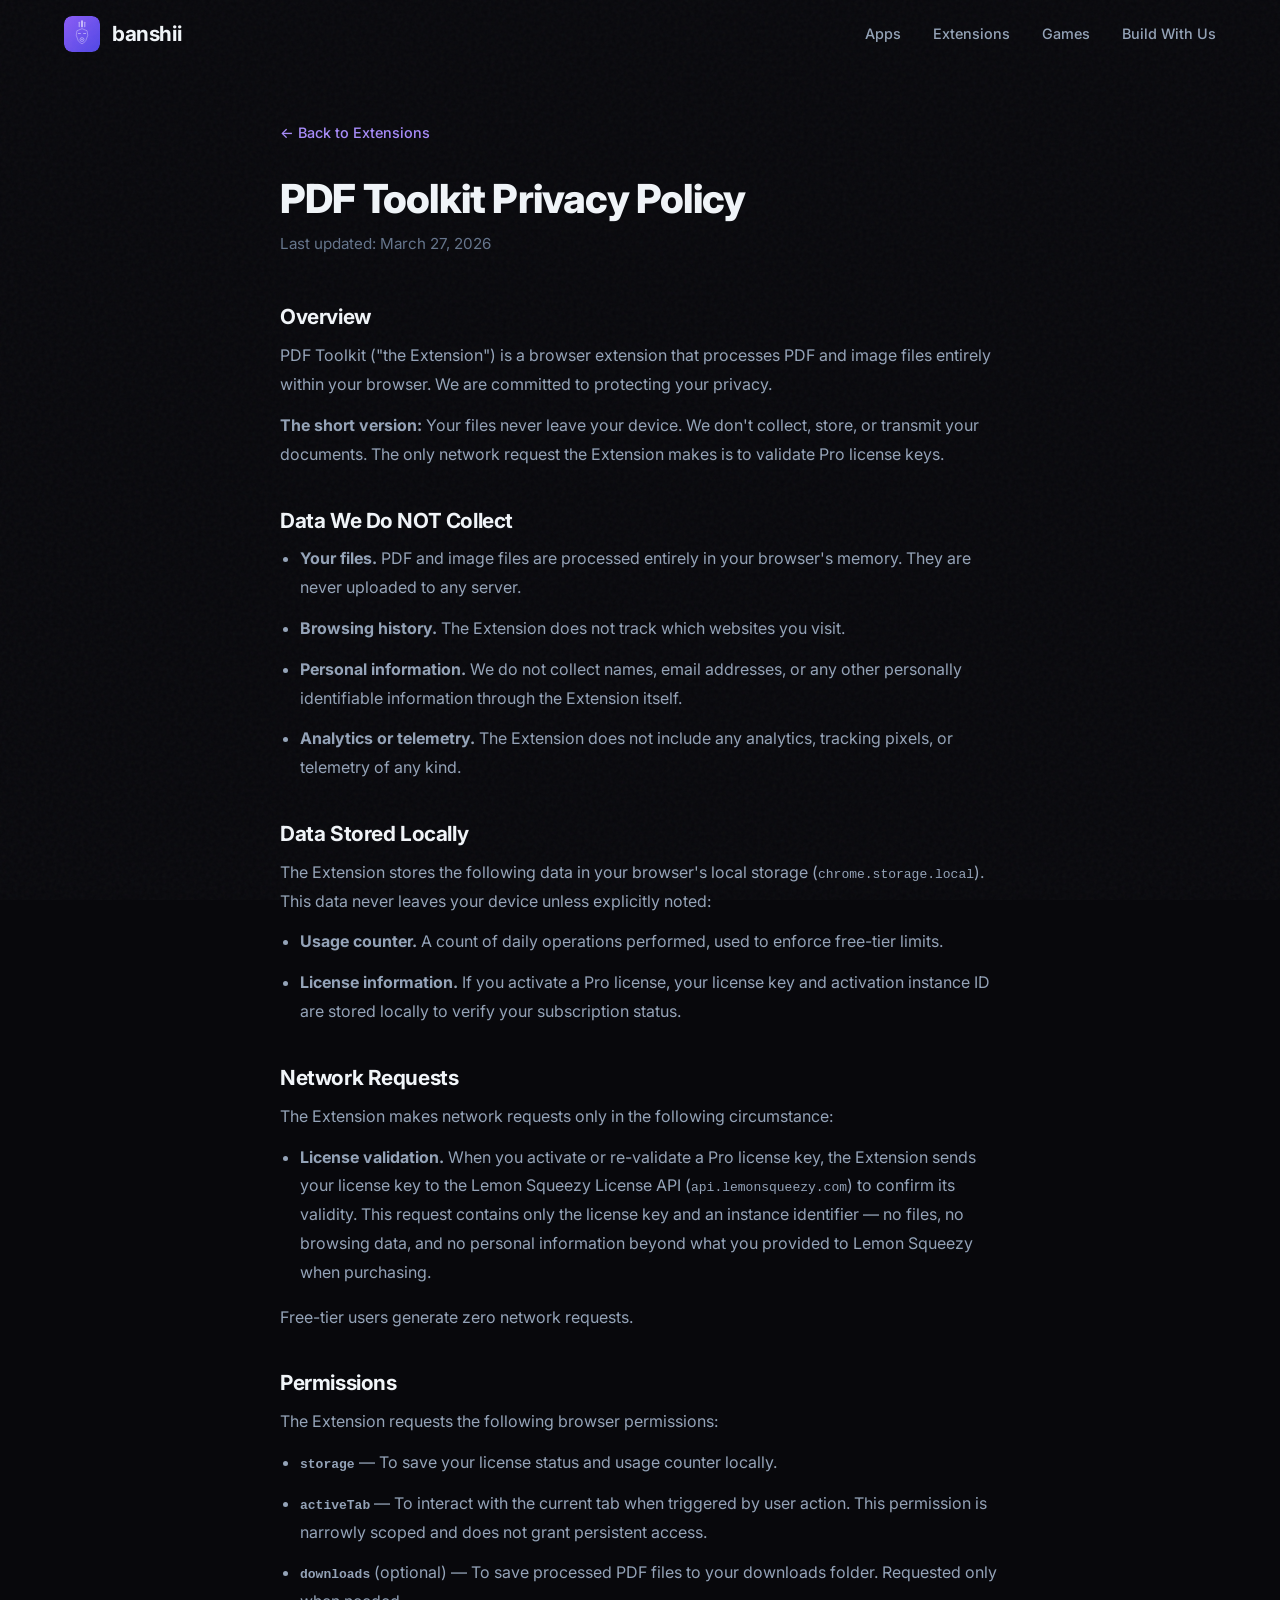
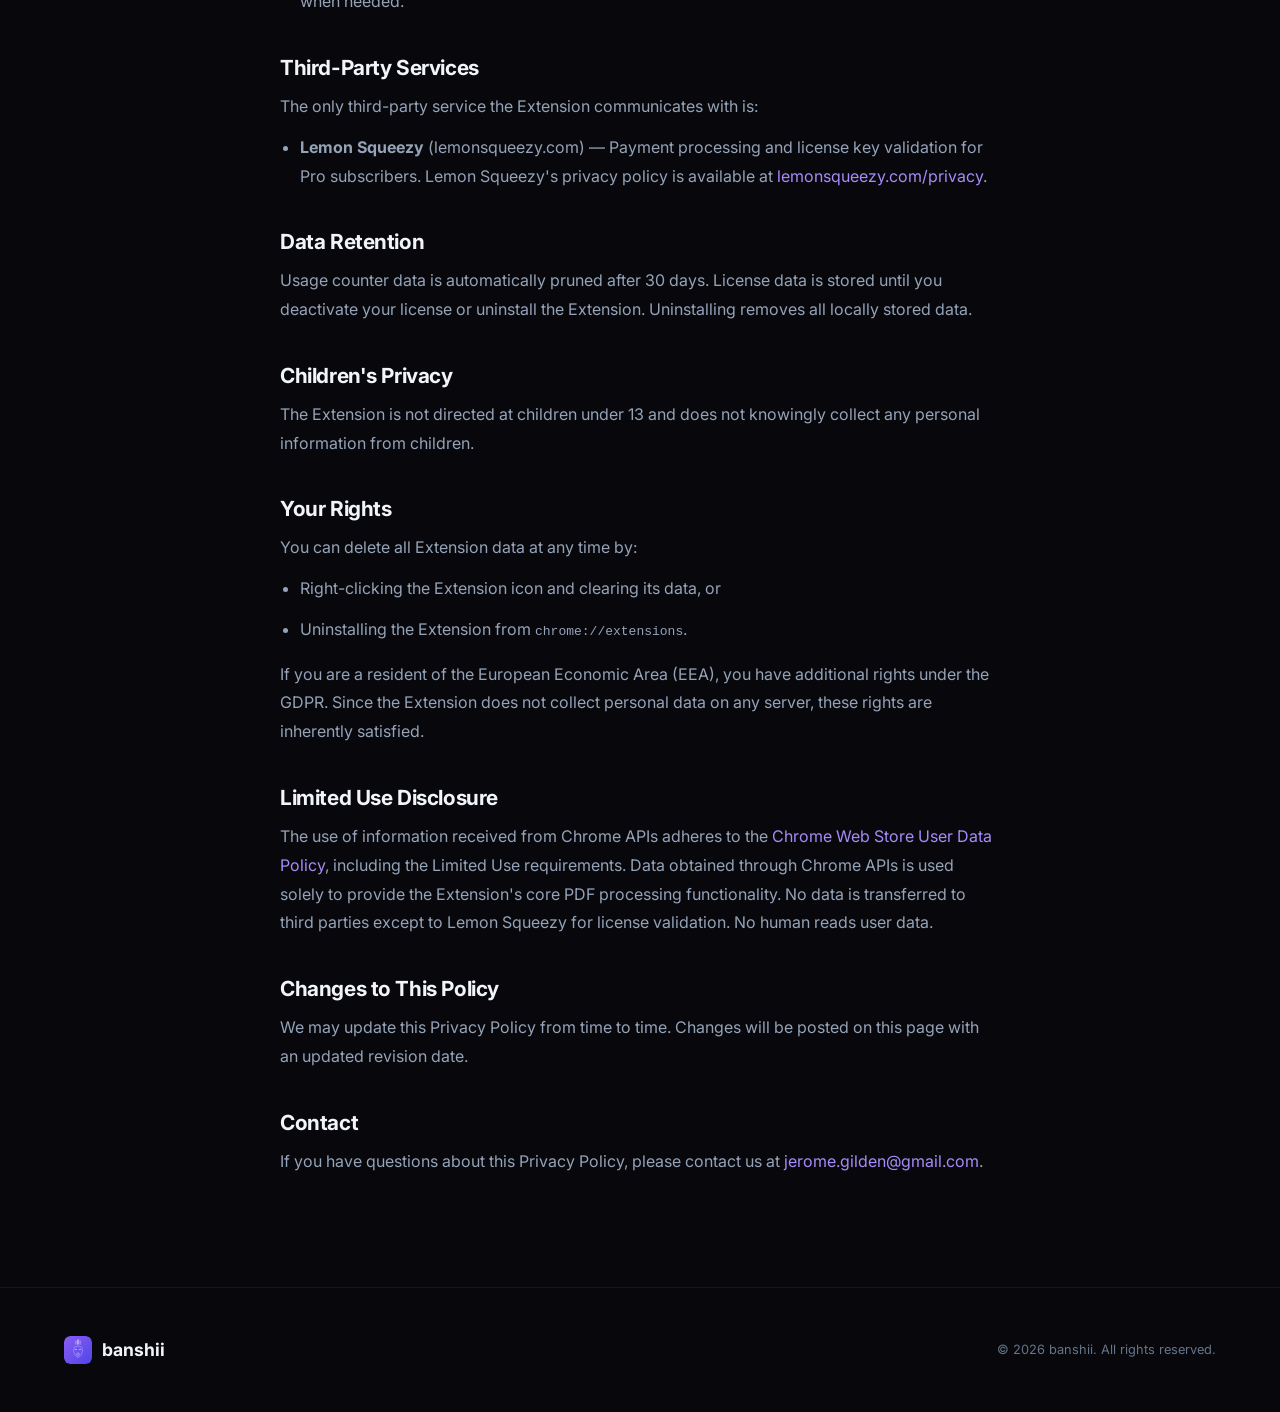
<file: extensions/pdf-toolkit/privacy.html>
<!DOCTYPE html>
<html lang="en">
<head>
  <meta charset="UTF-8">
  <meta name="viewport" content="width=device-width, initial-scale=1.0">
  <title>PDF Toolkit — Privacy Policy | banshii</title>
  <meta name="description" content="Privacy policy for PDF Toolkit Chrome extension.">
  <link rel="icon" type="image/png" href="../../assets/favicon.png">
  <link rel="preconnect" href="https://fonts.googleapis.com">
  <link rel="preconnect" href="https://fonts.gstatic.com" crossorigin>
  <link href="https://fonts.googleapis.com/css2?family=Inter:wght@400;500;600;700;800&display=swap" rel="stylesheet">
  <link rel="stylesheet" href="../../css/style.css">
</head>
<body>
  <nav class="nav scrolled">
    <div class="nav-inner">
      <a href="../../" class="nav-logo">
        <svg viewBox="0 0 512 512" xmlns="http://www.w3.org/2000/svg"><defs><linearGradient id="nl" x1="0%" y1="0%" x2="100%" y2="100%"><stop offset="0%" stop-color="#8b5cf6"/><stop offset="100%" stop-color="#4f46e5"/></linearGradient></defs><rect width="512" height="512" rx="112" fill="url(#nl)"/><rect x="244" y="60" width="24" height="100" rx="12" fill="#fff" opacity=".7"/><rect x="208" y="80" width="18" height="80" rx="9" fill="#fff" opacity=".45"/><rect x="286" y="80" width="18" height="80" rx="9" fill="#fff" opacity=".45"/><path d="M256 180L328 210L338 275L310 350L278 385L256 395L234 385L202 350L174 275L184 210Z" stroke="#fff" stroke-width="6" fill="none" opacity=".8"/><rect x="198" y="248" width="42" height="8" rx="4" fill="#fff" opacity=".95"/><rect x="272" y="248" width="42" height="8" rx="4" fill="#fff" opacity=".95"/><circle cx="256" cy="335" r="28" stroke="#fff" stroke-width="6" fill="none" opacity=".9"/><circle cx="256" cy="335" r="10" fill="#fff" opacity=".6"/></svg>
        banshii
      </a>
      <ul class="nav-links">
        <li><a href="../../#apps">Apps</a></li>
        <li><a href="../../#extensions">Extensions</a></li>
        <li><a href="../../#games">Games</a></li>
        <li><a href="../../#contact">Build With Us</a></li>
      </ul>
      <button class="mobile-toggle" aria-label="Toggle navigation"><span></span><span></span><span></span></button>
    </div>
  </nav>

  <section class="subpage">
    <div class="container">
      <div class="subpage-content">
        <a href="../../#extensions" class="back-link">&larr; Back to Extensions</a>
        <h1>PDF Toolkit Privacy Policy</h1>
        <p class="subtitle">Last updated: March 27, 2026</p>

        <h2>Overview</h2>
        <p>PDF Toolkit ("the Extension") is a browser extension that processes PDF and image files entirely within your browser. We are committed to protecting your privacy.</p>
        <p><strong>The short version:</strong> Your files never leave your device. We don't collect, store, or transmit your documents. The only network request the Extension makes is to validate Pro license keys.</p>

        <h2>Data We Do NOT Collect</h2>
        <ul>
          <li><strong>Your files.</strong> PDF and image files are processed entirely in your browser's memory. They are never uploaded to any server.</li>
          <li><strong>Browsing history.</strong> The Extension does not track which websites you visit.</li>
          <li><strong>Personal information.</strong> We do not collect names, email addresses, or any other personally identifiable information through the Extension itself.</li>
          <li><strong>Analytics or telemetry.</strong> The Extension does not include any analytics, tracking pixels, or telemetry of any kind.</li>
        </ul>

        <h2>Data Stored Locally</h2>
        <p>The Extension stores the following data in your browser's local storage (<code>chrome.storage.local</code>). This data never leaves your device unless explicitly noted:</p>
        <ul>
          <li><strong>Usage counter.</strong> A count of daily operations performed, used to enforce free-tier limits.</li>
          <li><strong>License information.</strong> If you activate a Pro license, your license key and activation instance ID are stored locally to verify your subscription status.</li>
        </ul>

        <h2>Network Requests</h2>
        <p>The Extension makes network requests only in the following circumstance:</p>
        <ul>
          <li><strong>License validation.</strong> When you activate or re-validate a Pro license key, the Extension sends your license key to the Lemon Squeezy License API (<code>api.lemonsqueezy.com</code>) to confirm its validity. This request contains only the license key and an instance identifier — no files, no browsing data, and no personal information beyond what you provided to Lemon Squeezy when purchasing.</li>
        </ul>
        <p>Free-tier users generate zero network requests.</p>

        <h2>Permissions</h2>
        <p>The Extension requests the following browser permissions:</p>
        <ul>
          <li><strong><code>storage</code></strong> — To save your license status and usage counter locally.</li>
          <li><strong><code>activeTab</code></strong> — To interact with the current tab when triggered by user action. This permission is narrowly scoped and does not grant persistent access.</li>
          <li><strong><code>downloads</code></strong> (optional) — To save processed PDF files to your downloads folder. Requested only when needed.</li>
        </ul>

        <h2>Third-Party Services</h2>
        <p>The only third-party service the Extension communicates with is:</p>
        <ul>
          <li><strong>Lemon Squeezy</strong> (lemonsqueezy.com) — Payment processing and license key validation for Pro subscribers. Lemon Squeezy's privacy policy is available at <a href="https://www.lemonsqueezy.com/privacy" target="_blank" rel="noopener">lemonsqueezy.com/privacy</a>.</li>
        </ul>

        <h2>Data Retention</h2>
        <p>Usage counter data is automatically pruned after 30 days. License data is stored until you deactivate your license or uninstall the Extension. Uninstalling removes all locally stored data.</p>

        <h2>Children's Privacy</h2>
        <p>The Extension is not directed at children under 13 and does not knowingly collect any personal information from children.</p>

        <h2>Your Rights</h2>
        <p>You can delete all Extension data at any time by:</p>
        <ul>
          <li>Right-clicking the Extension icon and clearing its data, or</li>
          <li>Uninstalling the Extension from <code>chrome://extensions</code>.</li>
        </ul>
        <p>If you are a resident of the European Economic Area (EEA), you have additional rights under the GDPR. Since the Extension does not collect personal data on any server, these rights are inherently satisfied.</p>

        <h2>Limited Use Disclosure</h2>
        <p>The use of information received from Chrome APIs adheres to the <a href="https://developer.chrome.com/docs/webstore/program-policies/limited-use" target="_blank" rel="noopener">Chrome Web Store User Data Policy</a>, including the Limited Use requirements. Data obtained through Chrome APIs is used solely to provide the Extension's core PDF processing functionality. No data is transferred to third parties except to Lemon Squeezy for license validation. No human reads user data.</p>

        <h2>Changes to This Policy</h2>
        <p>We may update this Privacy Policy from time to time. Changes will be posted on this page with an updated revision date.</p>

        <h2>Contact</h2>
        <p>If you have questions about this Privacy Policy, please contact us at <a href="mailto:jerome.gilden@gmail.com">jerome.gilden@gmail.com</a>.</p>
      </div>
    </div>
  </section>

  <footer class="footer">
    <div class="container">
      <div class="footer-inner">
        <a href="../../" class="footer-logo">
          <svg viewBox="0 0 512 512" xmlns="http://www.w3.org/2000/svg"><defs><linearGradient id="fl" x1="0%" y1="0%" x2="100%" y2="100%"><stop offset="0%" stop-color="#8b5cf6"/><stop offset="100%" stop-color="#4f46e5"/></linearGradient></defs><rect width="512" height="512" rx="112" fill="url(#fl)"/><rect x="244" y="60" width="24" height="100" rx="12" fill="#fff" opacity=".7"/><rect x="208" y="80" width="18" height="80" rx="9" fill="#fff" opacity=".45"/><rect x="286" y="80" width="18" height="80" rx="9" fill="#fff" opacity=".45"/><path d="M256 180L328 210L338 275L310 350L278 385L256 395L234 385L202 350L174 275L184 210Z" stroke="#fff" stroke-width="6" fill="none" opacity=".8"/><rect x="198" y="248" width="42" height="8" rx="4" fill="#fff" opacity=".95"/><rect x="272" y="248" width="42" height="8" rx="4" fill="#fff" opacity=".95"/><circle cx="256" cy="335" r="28" stroke="#fff" stroke-width="6" fill="none" opacity=".9"/><circle cx="256" cy="335" r="10" fill="#fff" opacity=".6"/></svg>
          banshii
        </a>
        <div class="footer-copy">&copy; 2026 banshii. All rights reserved.</div>
      </div>
    </div>
  </footer>

  <script src="../../js/main.js"></script>
</body>
</html>
</file>
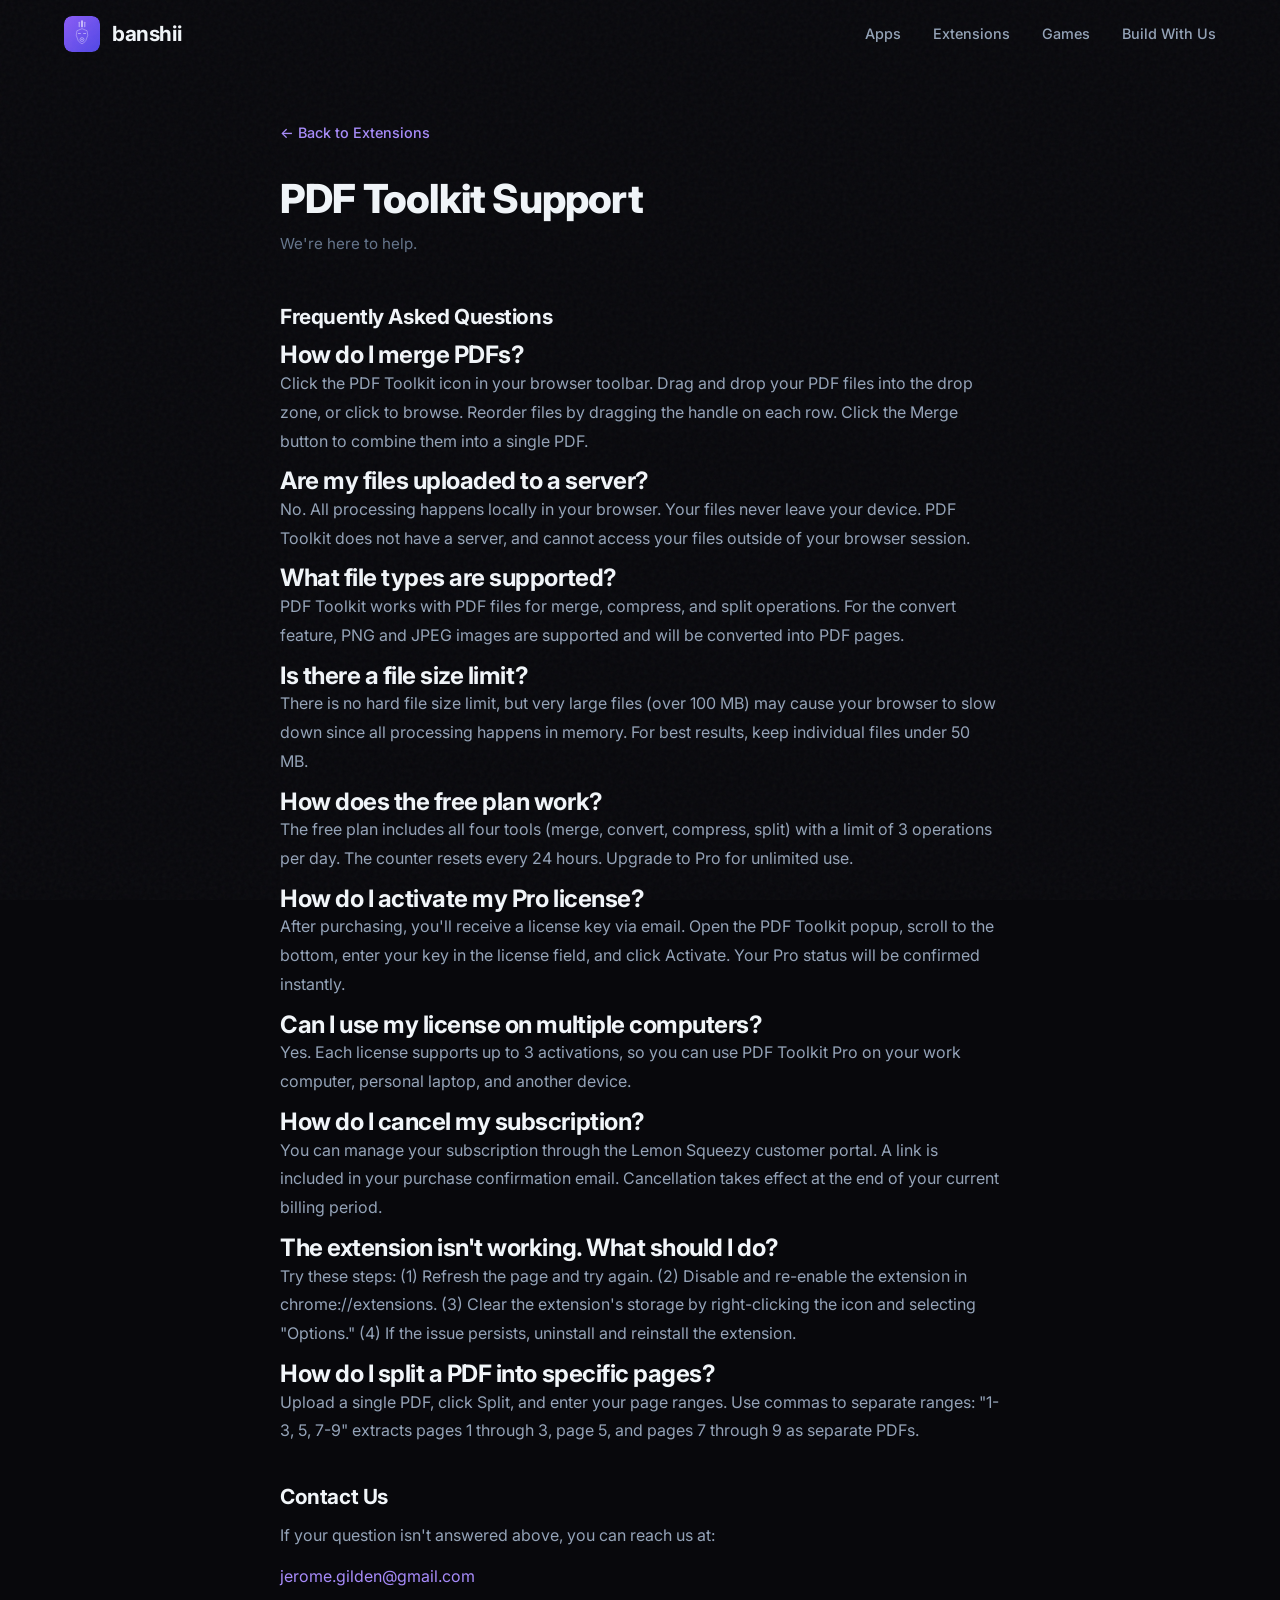
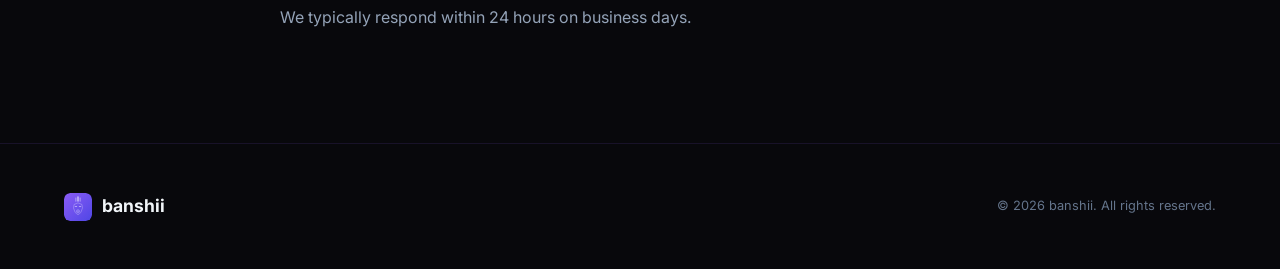
<file: extensions/pdf-toolkit/support.html>
<!DOCTYPE html>
<html lang="en">
<head>
  <meta charset="UTF-8">
  <meta name="viewport" content="width=device-width, initial-scale=1.0">
  <title>PDF Toolkit — Support | banshii</title>
  <meta name="description" content="Get help with PDF Toolkit. FAQs, troubleshooting, and contact information.">
  <link rel="icon" type="image/png" href="../../assets/favicon.png">
  <link rel="preconnect" href="https://fonts.googleapis.com">
  <link rel="preconnect" href="https://fonts.gstatic.com" crossorigin>
  <link href="https://fonts.googleapis.com/css2?family=Inter:wght@400;500;600;700;800&display=swap" rel="stylesheet">
  <link rel="stylesheet" href="../../css/style.css">
</head>
<body>
  <nav class="nav scrolled">
    <div class="nav-inner">
      <a href="../../" class="nav-logo">
        <svg viewBox="0 0 512 512" xmlns="http://www.w3.org/2000/svg"><defs><linearGradient id="nl" x1="0%" y1="0%" x2="100%" y2="100%"><stop offset="0%" stop-color="#8b5cf6"/><stop offset="100%" stop-color="#4f46e5"/></linearGradient></defs><rect width="512" height="512" rx="112" fill="url(#nl)"/><rect x="244" y="60" width="24" height="100" rx="12" fill="#fff" opacity=".7"/><rect x="208" y="80" width="18" height="80" rx="9" fill="#fff" opacity=".45"/><rect x="286" y="80" width="18" height="80" rx="9" fill="#fff" opacity=".45"/><path d="M256 180L328 210L338 275L310 350L278 385L256 395L234 385L202 350L174 275L184 210Z" stroke="#fff" stroke-width="6" fill="none" opacity=".8"/><rect x="198" y="248" width="42" height="8" rx="4" fill="#fff" opacity=".95"/><rect x="272" y="248" width="42" height="8" rx="4" fill="#fff" opacity=".95"/><circle cx="256" cy="335" r="28" stroke="#fff" stroke-width="6" fill="none" opacity=".9"/><circle cx="256" cy="335" r="10" fill="#fff" opacity=".6"/></svg>
        banshii
      </a>
      <ul class="nav-links">
        <li><a href="../../#apps">Apps</a></li>
        <li><a href="../../#extensions">Extensions</a></li>
        <li><a href="../../#games">Games</a></li>
        <li><a href="../../#contact">Build With Us</a></li>
      </ul>
      <button class="mobile-toggle" aria-label="Toggle navigation"><span></span><span></span><span></span></button>
    </div>
  </nav>

  <section class="subpage">
    <div class="container">
      <div class="subpage-content">
        <a href="../../#extensions" class="back-link">&larr; Back to Extensions</a>
        <h1>PDF Toolkit Support</h1>
        <p class="subtitle">We're here to help.</p>

        <h2>Frequently Asked Questions</h2>

        <h3>How do I merge PDFs?</h3>
        <p>Click the PDF Toolkit icon in your browser toolbar. Drag and drop your PDF files into the drop zone, or click to browse. Reorder files by dragging the handle on each row. Click the Merge button to combine them into a single PDF.</p>

        <h3>Are my files uploaded to a server?</h3>
        <p>No. All processing happens locally in your browser. Your files never leave your device. PDF Toolkit does not have a server, and cannot access your files outside of your browser session.</p>

        <h3>What file types are supported?</h3>
        <p>PDF Toolkit works with PDF files for merge, compress, and split operations. For the convert feature, PNG and JPEG images are supported and will be converted into PDF pages.</p>

        <h3>Is there a file size limit?</h3>
        <p>There is no hard file size limit, but very large files (over 100 MB) may cause your browser to slow down since all processing happens in memory. For best results, keep individual files under 50 MB.</p>

        <h3>How does the free plan work?</h3>
        <p>The free plan includes all four tools (merge, convert, compress, split) with a limit of 3 operations per day. The counter resets every 24 hours. Upgrade to Pro for unlimited use.</p>

        <h3>How do I activate my Pro license?</h3>
        <p>After purchasing, you'll receive a license key via email. Open the PDF Toolkit popup, scroll to the bottom, enter your key in the license field, and click Activate. Your Pro status will be confirmed instantly.</p>

        <h3>Can I use my license on multiple computers?</h3>
        <p>Yes. Each license supports up to 3 activations, so you can use PDF Toolkit Pro on your work computer, personal laptop, and another device.</p>

        <h3>How do I cancel my subscription?</h3>
        <p>You can manage your subscription through the Lemon Squeezy customer portal. A link is included in your purchase confirmation email. Cancellation takes effect at the end of your current billing period.</p>

        <h3>The extension isn't working. What should I do?</h3>
        <p>Try these steps: (1) Refresh the page and try again. (2) Disable and re-enable the extension in chrome://extensions. (3) Clear the extension's storage by right-clicking the icon and selecting "Options." (4) If the issue persists, uninstall and reinstall the extension.</p>

        <h3>How do I split a PDF into specific pages?</h3>
        <p>Upload a single PDF, click Split, and enter your page ranges. Use commas to separate ranges: "1-3, 5, 7-9" extracts pages 1 through 3, page 5, and pages 7 through 9 as separate PDFs.</p>

        <h2>Contact Us</h2>
        <p>If your question isn't answered above, you can reach us at:</p>
        <p><a href="mailto:jerome.gilden@gmail.com">jerome.gilden@gmail.com</a></p>
        <p>We typically respond within 24 hours on business days.</p>
      </div>
    </div>
  </section>

  <footer class="footer">
    <div class="container">
      <div class="footer-inner">
        <a href="../../" class="footer-logo">
          <svg viewBox="0 0 512 512" xmlns="http://www.w3.org/2000/svg"><defs><linearGradient id="fl" x1="0%" y1="0%" x2="100%" y2="100%"><stop offset="0%" stop-color="#8b5cf6"/><stop offset="100%" stop-color="#4f46e5"/></linearGradient></defs><rect width="512" height="512" rx="112" fill="url(#fl)"/><rect x="244" y="60" width="24" height="100" rx="12" fill="#fff" opacity=".7"/><rect x="208" y="80" width="18" height="80" rx="9" fill="#fff" opacity=".45"/><rect x="286" y="80" width="18" height="80" rx="9" fill="#fff" opacity=".45"/><path d="M256 180L328 210L338 275L310 350L278 385L256 395L234 385L202 350L174 275L184 210Z" stroke="#fff" stroke-width="6" fill="none" opacity=".8"/><rect x="198" y="248" width="42" height="8" rx="4" fill="#fff" opacity=".95"/><rect x="272" y="248" width="42" height="8" rx="4" fill="#fff" opacity=".95"/><circle cx="256" cy="335" r="28" stroke="#fff" stroke-width="6" fill="none" opacity=".9"/><circle cx="256" cy="335" r="10" fill="#fff" opacity=".6"/></svg>
          banshii
        </a>
        <div class="footer-copy">&copy; 2026 banshii. All rights reserved.</div>
      </div>
    </div>
  </footer>

  <script src="../../js/main.js"></script>
</body>
</html>
</file>
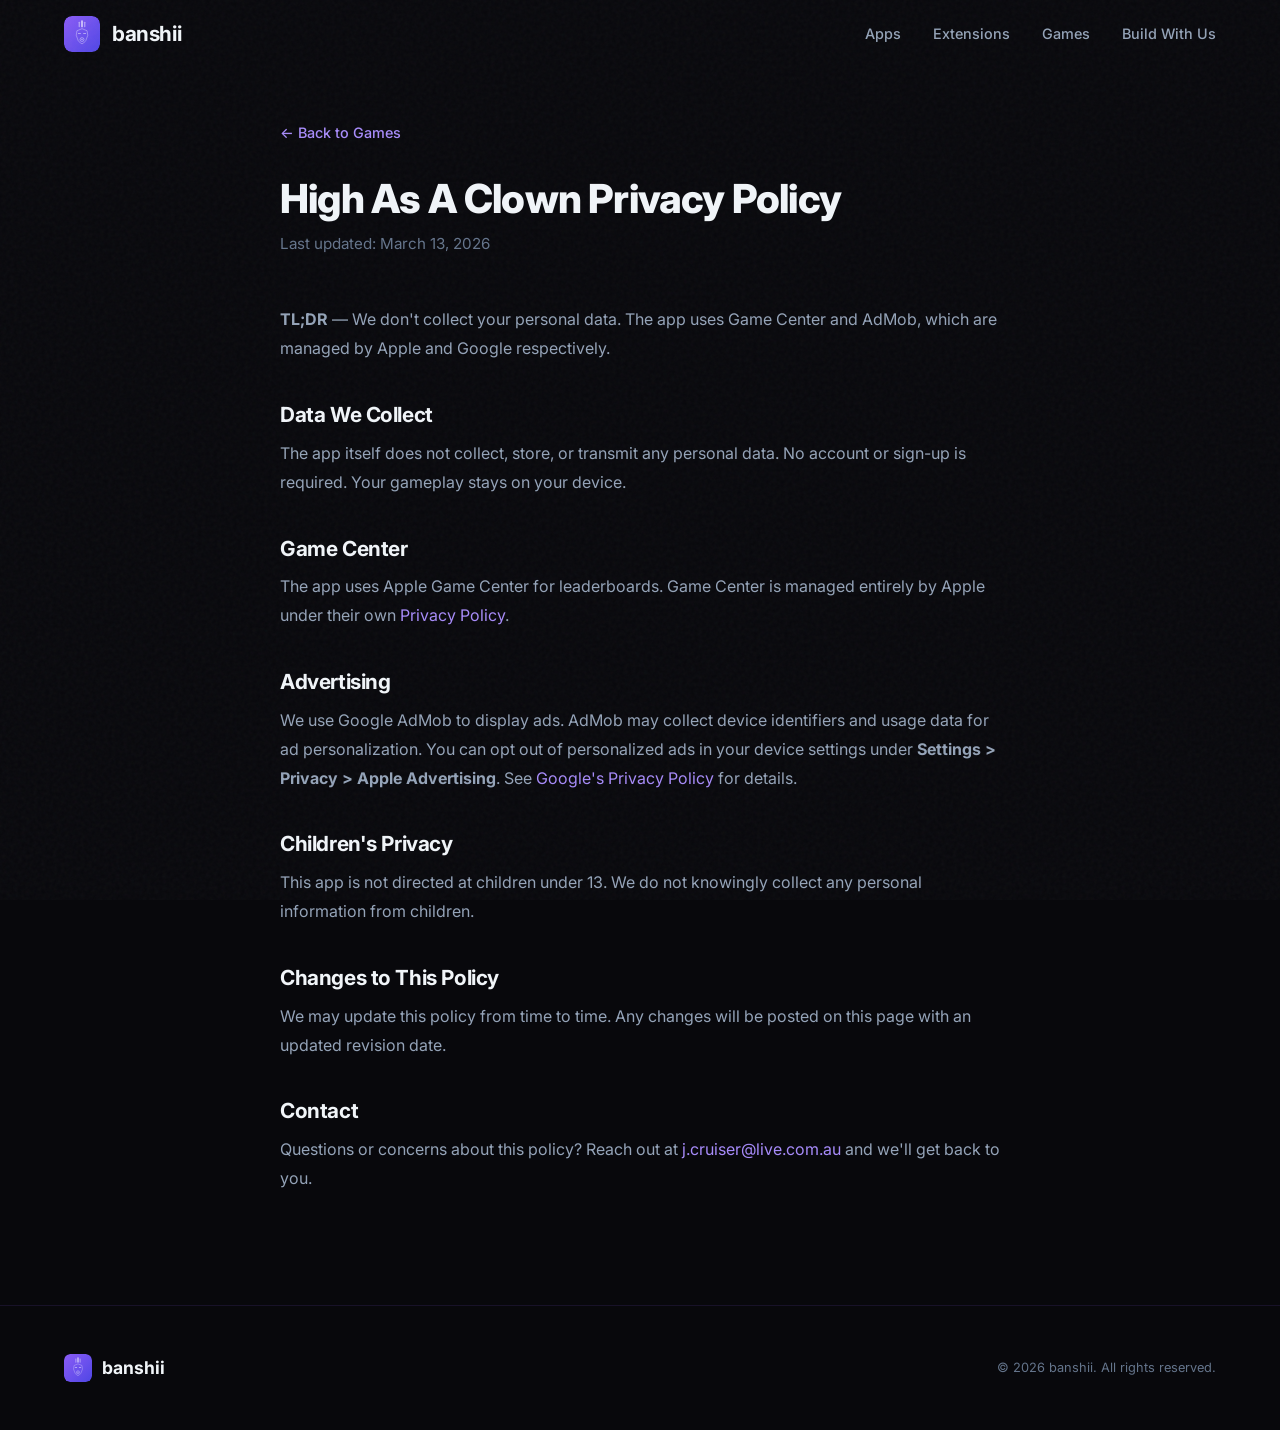
<file: games/high-as-a-clown/privacy.html>
<!DOCTYPE html>
<html lang="en">
<head>
  <meta charset="UTF-8">
  <meta name="viewport" content="width=device-width, initial-scale=1.0">
  <title>High As A Clown — Privacy Policy | banshii</title>
  <link rel="icon" type="image/png" href="../../assets/favicon.png">
  <link rel="preconnect" href="https://fonts.googleapis.com">
  <link rel="preconnect" href="https://fonts.gstatic.com" crossorigin>
  <link href="https://fonts.googleapis.com/css2?family=Inter:wght@400;500;600;700;800&display=swap" rel="stylesheet">
  <link rel="stylesheet" href="../../css/style.css">
</head>
<body>
  <nav class="nav scrolled">
    <div class="nav-inner">
      <a href="../../" class="nav-logo">
        <svg viewBox="0 0 512 512" xmlns="http://www.w3.org/2000/svg"><defs><linearGradient id="nl" x1="0%" y1="0%" x2="100%" y2="100%"><stop offset="0%" stop-color="#8b5cf6"/><stop offset="100%" stop-color="#4f46e5"/></linearGradient></defs><rect width="512" height="512" rx="112" fill="url(#nl)"/><rect x="244" y="60" width="24" height="100" rx="12" fill="#fff" opacity=".7"/><rect x="208" y="80" width="18" height="80" rx="9" fill="#fff" opacity=".45"/><rect x="286" y="80" width="18" height="80" rx="9" fill="#fff" opacity=".45"/><path d="M256 180L328 210L338 275L310 350L278 385L256 395L234 385L202 350L174 275L184 210Z" stroke="#fff" stroke-width="6" fill="none" opacity=".8"/><rect x="198" y="248" width="42" height="8" rx="4" fill="#fff" opacity=".95"/><rect x="272" y="248" width="42" height="8" rx="4" fill="#fff" opacity=".95"/><circle cx="256" cy="335" r="28" stroke="#fff" stroke-width="6" fill="none" opacity=".9"/><circle cx="256" cy="335" r="10" fill="#fff" opacity=".6"/></svg>
        banshii
      </a>
      <ul class="nav-links">
        <li><a href="../../#apps">Apps</a></li>
        <li><a href="../../#extensions">Extensions</a></li>
        <li><a href="../../#games">Games</a></li>
        <li><a href="../../#contact">Build With Us</a></li>
      </ul>
      <button class="mobile-toggle" aria-label="Toggle navigation"><span></span><span></span><span></span></button>
    </div>
  </nav>

  <section class="subpage">
    <div class="container">
      <div class="subpage-content">
        <a href="../../#games" class="back-link">&larr; Back to Games</a>
        <h1>High As A Clown Privacy Policy</h1>
        <p class="subtitle">Last updated: March 13, 2026</p>

        <p><strong>TL;DR</strong> — We don't collect your personal data. The app uses Game Center and AdMob, which are managed by Apple and Google respectively.</p>

        <h2>Data We Collect</h2>
        <p>The app itself does not collect, store, or transmit any personal data. No account or sign-up is required. Your gameplay stays on your device.</p>

        <h2>Game Center</h2>
        <p>The app uses Apple Game Center for leaderboards. Game Center is managed entirely by Apple under their own <a href="https://www.apple.com/legal/privacy/" target="_blank" rel="noopener">Privacy Policy</a>.</p>

        <h2>Advertising</h2>
        <p>We use Google AdMob to display ads. AdMob may collect device identifiers and usage data for ad personalization. You can opt out of personalized ads in your device settings under <strong>Settings &gt; Privacy &gt; Apple Advertising</strong>. See <a href="https://policies.google.com/privacy" target="_blank" rel="noopener">Google's Privacy Policy</a> for details.</p>

        <h2>Children's Privacy</h2>
        <p>This app is not directed at children under 13. We do not knowingly collect any personal information from children.</p>

        <h2>Changes to This Policy</h2>
        <p>We may update this policy from time to time. Any changes will be posted on this page with an updated revision date.</p>

        <h2>Contact</h2>
        <p>Questions or concerns about this policy? Reach out at <a href="mailto:j.cruiser@live.com.au">j.cruiser@live.com.au</a> and we'll get back to you.</p>
      </div>
    </div>
  </section>

  <footer class="footer">
    <div class="container">
      <div class="footer-inner">
        <a href="../../" class="footer-logo">
          <svg viewBox="0 0 512 512" xmlns="http://www.w3.org/2000/svg"><defs><linearGradient id="fl" x1="0%" y1="0%" x2="100%" y2="100%"><stop offset="0%" stop-color="#8b5cf6"/><stop offset="100%" stop-color="#4f46e5"/></linearGradient></defs><rect width="512" height="512" rx="112" fill="url(#fl)"/><rect x="244" y="60" width="24" height="100" rx="12" fill="#fff" opacity=".7"/><rect x="208" y="80" width="18" height="80" rx="9" fill="#fff" opacity=".45"/><rect x="286" y="80" width="18" height="80" rx="9" fill="#fff" opacity=".45"/><path d="M256 180L328 210L338 275L310 350L278 385L256 395L234 385L202 350L174 275L184 210Z" stroke="#fff" stroke-width="6" fill="none" opacity=".8"/><rect x="198" y="248" width="42" height="8" rx="4" fill="#fff" opacity=".95"/><rect x="272" y="248" width="42" height="8" rx="4" fill="#fff" opacity=".95"/><circle cx="256" cy="335" r="28" stroke="#fff" stroke-width="6" fill="none" opacity=".9"/><circle cx="256" cy="335" r="10" fill="#fff" opacity=".6"/></svg>
          banshii
        </a>
        <div class="footer-copy">&copy; 2026 banshii. All rights reserved.</div>
      </div>
    </div>
  </footer>

  <script src="../../js/main.js"></script>
</body>
</html>
</file>
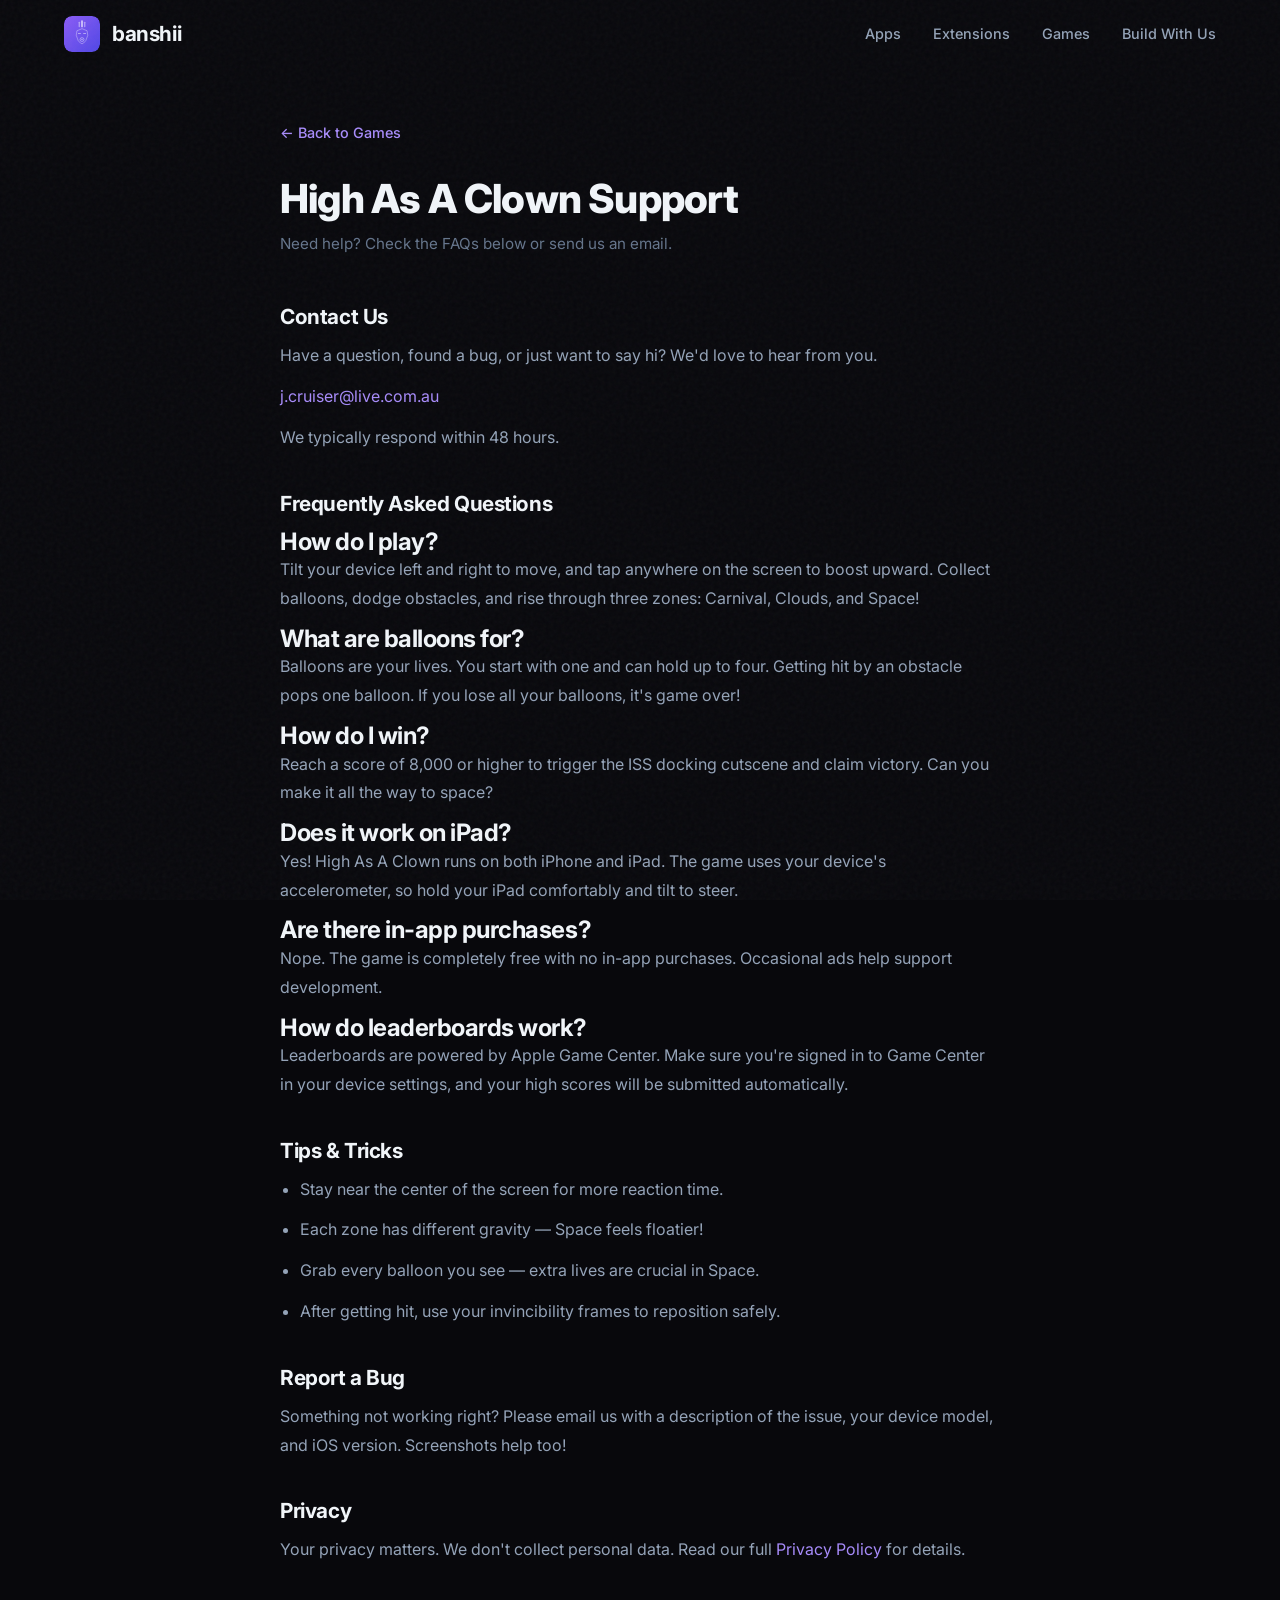
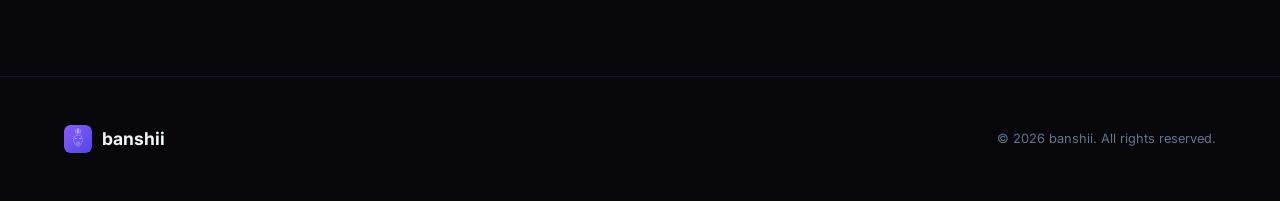
<file: games/high-as-a-clown/support.html>
<!DOCTYPE html>
<html lang="en">
<head>
  <meta charset="UTF-8">
  <meta name="viewport" content="width=device-width, initial-scale=1.0">
  <title>High As A Clown — Support | banshii</title>
  <link rel="icon" type="image/png" href="../../assets/favicon.png">
  <link rel="preconnect" href="https://fonts.googleapis.com">
  <link rel="preconnect" href="https://fonts.gstatic.com" crossorigin>
  <link href="https://fonts.googleapis.com/css2?family=Inter:wght@400;500;600;700;800&display=swap" rel="stylesheet">
  <link rel="stylesheet" href="../../css/style.css">
</head>
<body>
  <nav class="nav scrolled">
    <div class="nav-inner">
      <a href="../../" class="nav-logo">
        <svg viewBox="0 0 512 512" xmlns="http://www.w3.org/2000/svg"><defs><linearGradient id="nl" x1="0%" y1="0%" x2="100%" y2="100%"><stop offset="0%" stop-color="#8b5cf6"/><stop offset="100%" stop-color="#4f46e5"/></linearGradient></defs><rect width="512" height="512" rx="112" fill="url(#nl)"/><rect x="244" y="60" width="24" height="100" rx="12" fill="#fff" opacity=".7"/><rect x="208" y="80" width="18" height="80" rx="9" fill="#fff" opacity=".45"/><rect x="286" y="80" width="18" height="80" rx="9" fill="#fff" opacity=".45"/><path d="M256 180L328 210L338 275L310 350L278 385L256 395L234 385L202 350L174 275L184 210Z" stroke="#fff" stroke-width="6" fill="none" opacity=".8"/><rect x="198" y="248" width="42" height="8" rx="4" fill="#fff" opacity=".95"/><rect x="272" y="248" width="42" height="8" rx="4" fill="#fff" opacity=".95"/><circle cx="256" cy="335" r="28" stroke="#fff" stroke-width="6" fill="none" opacity=".9"/><circle cx="256" cy="335" r="10" fill="#fff" opacity=".6"/></svg>
        banshii
      </a>
      <ul class="nav-links">
        <li><a href="../../#apps">Apps</a></li>
        <li><a href="../../#extensions">Extensions</a></li>
        <li><a href="../../#games">Games</a></li>
        <li><a href="../../#contact">Build With Us</a></li>
      </ul>
      <button class="mobile-toggle" aria-label="Toggle navigation"><span></span><span></span><span></span></button>
    </div>
  </nav>

  <section class="subpage">
    <div class="container">
      <div class="subpage-content">
        <a href="../../#games" class="back-link">&larr; Back to Games</a>
        <h1>High As A Clown Support</h1>
        <p class="subtitle">Need help? Check the FAQs below or send us an email.</p>

        <h2>Contact Us</h2>
        <p>Have a question, found a bug, or just want to say hi? We'd love to hear from you.</p>
        <p><a href="mailto:j.cruiser@live.com.au">j.cruiser@live.com.au</a></p>
        <p>We typically respond within 48 hours.</p>

        <h2>Frequently Asked Questions</h2>

        <h3>How do I play?</h3>
        <p>Tilt your device left and right to move, and tap anywhere on the screen to boost upward. Collect balloons, dodge obstacles, and rise through three zones: Carnival, Clouds, and Space!</p>

        <h3>What are balloons for?</h3>
        <p>Balloons are your lives. You start with one and can hold up to four. Getting hit by an obstacle pops one balloon. If you lose all your balloons, it's game over!</p>

        <h3>How do I win?</h3>
        <p>Reach a score of 8,000 or higher to trigger the ISS docking cutscene and claim victory. Can you make it all the way to space?</p>

        <h3>Does it work on iPad?</h3>
        <p>Yes! High As A Clown runs on both iPhone and iPad. The game uses your device's accelerometer, so hold your iPad comfortably and tilt to steer.</p>

        <h3>Are there in-app purchases?</h3>
        <p>Nope. The game is completely free with no in-app purchases. Occasional ads help support development.</p>

        <h3>How do leaderboards work?</h3>
        <p>Leaderboards are powered by Apple Game Center. Make sure you're signed in to Game Center in your device settings, and your high scores will be submitted automatically.</p>

        <h2>Tips &amp; Tricks</h2>
        <ul>
          <li>Stay near the center of the screen for more reaction time.</li>
          <li>Each zone has different gravity — Space feels floatier!</li>
          <li>Grab every balloon you see — extra lives are crucial in Space.</li>
          <li>After getting hit, use your invincibility frames to reposition safely.</li>
        </ul>

        <h2>Report a Bug</h2>
        <p>Something not working right? Please email us with a description of the issue, your device model, and iOS version. Screenshots help too!</p>

        <h2>Privacy</h2>
        <p>Your privacy matters. We don't collect personal data. Read our full <a href="privacy.html">Privacy Policy</a> for details.</p>
      </div>
    </div>
  </section>

  <footer class="footer">
    <div class="container">
      <div class="footer-inner">
        <a href="../../" class="footer-logo">
          <svg viewBox="0 0 512 512" xmlns="http://www.w3.org/2000/svg"><defs><linearGradient id="fl" x1="0%" y1="0%" x2="100%" y2="100%"><stop offset="0%" stop-color="#8b5cf6"/><stop offset="100%" stop-color="#4f46e5"/></linearGradient></defs><rect width="512" height="512" rx="112" fill="url(#fl)"/><rect x="244" y="60" width="24" height="100" rx="12" fill="#fff" opacity=".7"/><rect x="208" y="80" width="18" height="80" rx="9" fill="#fff" opacity=".45"/><rect x="286" y="80" width="18" height="80" rx="9" fill="#fff" opacity=".45"/><path d="M256 180L328 210L338 275L310 350L278 385L256 395L234 385L202 350L174 275L184 210Z" stroke="#fff" stroke-width="6" fill="none" opacity=".8"/><rect x="198" y="248" width="42" height="8" rx="4" fill="#fff" opacity=".95"/><rect x="272" y="248" width="42" height="8" rx="4" fill="#fff" opacity=".95"/><circle cx="256" cy="335" r="28" stroke="#fff" stroke-width="6" fill="none" opacity=".9"/><circle cx="256" cy="335" r="10" fill="#fff" opacity=".6"/></svg>
          banshii
        </a>
        <div class="footer-copy">&copy; 2026 banshii. All rights reserved.</div>
      </div>
    </div>
  </footer>

  <script src="../../js/main.js"></script>
</body>
</html>
</file>
<file: css/style.css>
/* ============================================
   banshii — Global Styles
   ============================================ */

:root {
  --bg: #08080c;
  --bg-surface: #0f0f17;
  --bg-card: rgba(15, 15, 23, 0.6);
  --border: rgba(139, 92, 246, 0.12);
  --border-hover: rgba(139, 92, 246, 0.3);
  --primary: #8b5cf6;
  --primary-light: #a78bfa;
  --primary-glow: rgba(139, 92, 246, 0.15);
  --secondary: #06b6d4;
  --accent: #f472b6;
  --text: #f1f5f9;
  --text-muted: #94a3b8;
  --text-dim: #64748b;
  --radius: 16px;
  --radius-sm: 10px;
  --radius-lg: 24px;
  --transition: 0.3s cubic-bezier(0.4, 0, 0.2, 1);
  --font: 'Inter', -apple-system, BlinkMacSystemFont, 'Segoe UI', sans-serif;
}

/* ==========================================================
   2026 studio refresh — additive so legacy support pages remain intact
   ========================================================== */

.studio-site,
.workfold-site,
.waitlist-site {
  --paper: #f4f1ea;
  --paper-warm: #ece7dc;
  --ink: #171714;
  --muted: #6e6c65;
  --line: rgba(23, 23, 20, .13);
  --coral: #ff5f41;
  --coral-dark: #d94a31;
  --lime: #d8ee70;
  --night: #17201d;
  --font: 'DM Sans', -apple-system, BlinkMacSystemFont, sans-serif;
  --display: 'Manrope', -apple-system, BlinkMacSystemFont, sans-serif;
  background: var(--paper);
  color: var(--ink);
  font-family: var(--font);
}

.studio-site::before,
.workfold-site::before,
.waitlist-site::before { display: none; }

.studio-site h1, .studio-site h2, .studio-site h3,
.workfold-site h1, .workfold-site h2, .workfold-site h3,
.waitlist-site h1, .waitlist-site h2 {
  font-family: var(--display);
  color: inherit;
  letter-spacing: -.055em;
}

.studio-site p, .workfold-site p, .waitlist-site p { color: var(--muted); }
.studio-site .container, .workfold-site .container { max-width: 1320px; }
.studio-site section, .workfold-site section { padding: 120px 0; }

.studio-site .nav,
.workfold-site .nav,
.waitlist-site .nav {
  padding: 20px 0;
  color: var(--ink);
}

.studio-site .nav.scrolled,
.workfold-site .nav.scrolled,
.waitlist-site .nav.scrolled {
  padding: 12px 0;
  background: rgba(244, 241, 234, .82);
  border-bottom: 1px solid var(--line);
  box-shadow: none;
  backdrop-filter: blur(24px) saturate(140%);
}

.studio-site .nav-logo, .studio-site .footer-logo,
.workfold-site .nav-logo, .workfold-site .footer-logo,
.waitlist-site .nav-logo {
  color: var(--ink);
  font-family: var(--display);
  font-weight: 700;
}

.nav-logo img, .footer-logo img {
  width: 37px;
  height: 37px;
  object-fit: contain;
}

.studio-site .nav-links a,
.workfold-site .nav-links a,
.waitlist-site .nav-links a { color: #4d4c47; font-size: 14px; }
.studio-site .nav-links a::after,
.workfold-site .nav-links a::after,
.waitlist-site .nav-links a::after { display: none; }
.studio-site .nav-links, .workfold-site .nav-links { gap: 30px; }

.nav-cta {
  border: 1px solid var(--line);
  border-radius: 100px;
  padding: 10px 16px;
  color: var(--ink) !important;
}
.nav-cta:hover { background: var(--ink); color: white !important; }

.three-canvas { position: absolute; inset: 0; width: 100%; height: 100%; pointer-events: none; }
.eyebrow, .section-index {
  font-size: 11px;
  font-weight: 600;
  text-transform: uppercase;
  letter-spacing: .16em;
  color: var(--ink) !important;
}

.studio-hero {
  min-height: 100svh;
  text-align: left;
  background:
    radial-gradient(circle at 74% 30%, rgba(255,255,255,.75), transparent 32%),
    linear-gradient(120deg, var(--paper) 0%, #efe9dc 100%);
  padding: 150px 0 80px !important;
}
.hero-grain {
  position: absolute; inset: 0; pointer-events: none; opacity: .28;
  background-image: radial-gradient(rgba(23,23,20,.18) .5px, transparent .6px);
  background-size: 5px 5px;
  mask-image: linear-gradient(90deg, black, transparent 70%);
}
.hero-layout { min-height: calc(100svh - 230px); display: grid; grid-template-columns: 1fr 280px; gap: 64px; align-items: center; position: relative; z-index: 2; }
.hero-copy { max-width: 870px; }
.studio-hero h1 { font-size: clamp(4rem, 9vw, 8.8rem); line-height: .9; margin: 30px 0 36px; }
.studio-hero h1 span { color: var(--coral); font-style: italic; font-weight: 500; }
.hero-lede { font-size: clamp(1.15rem, 2vw, 1.45rem); max-width: 550px; line-height: 1.55; }
.hero-note { align-self: end; margin-bottom: 12vh; padding: 24px; border-top: 1px solid var(--line); border-bottom: 1px solid var(--line); }
.hero-note p { font-size: 12px; margin: 0 0 8px; }
.hero-note strong { font-size: 26px; display: block; margin-bottom: 5px; }
.hero-note small { display: block; color: var(--muted); line-height: 1.45; }
.pulse-dot { display: inline-block; width: 7px; height: 7px; border-radius: 50%; background: var(--coral); margin-bottom: 17px; box-shadow: 0 0 0 6px rgba(255,95,65,.13); animation: pulse 2s ease infinite; }
@keyframes pulse { 50% { box-shadow: 0 0 0 12px rgba(255,95,65,0); } }
.scroll-note { position: absolute; bottom: 28px; left: 50%; transform: translateX(-50%); font-size: 10px; letter-spacing: .15em; text-transform: uppercase; color: var(--muted); }

.studio-site .btn, .workfold-site .btn, .waitlist-site .btn {
  border-radius: 100px; padding: 14px 22px; gap: 20px; min-height: 50px; font-size: 14px; box-shadow: none;
}
.studio-site .btn-primary, .workfold-site .btn-primary, .waitlist-site .btn-primary { background: var(--coral); color: #fff; border: 1px solid var(--coral); }
.studio-site .btn-primary:hover, .workfold-site .btn-primary:hover, .waitlist-site .btn-primary:hover { background: var(--coral-dark); border-color: var(--coral-dark); transform: translateY(-2px); }
.btn-light { background: #f9f7f1; color: var(--ink); }
.btn-dark { background: var(--ink); color: white; border: 0; }
.text-link { display: inline-flex; gap: 18px; align-items: center; color: var(--ink); font-size: 14px; font-weight: 600; }
.hero-cta { justify-content: flex-start; align-items: center; gap: 28px; margin-top: 36px; }

.manifesto { background: #fff; }
.manifesto-grid { display: grid; grid-template-columns: 180px minmax(320px, 1fr) minmax(260px, 420px); gap: 60px; align-items: start; }
.manifesto h2 { font-size: clamp(3rem, 6vw, 6.3rem); line-height: .98; }
.manifesto h2 em { font-weight: 500; color: var(--coral); }
.manifesto-grid > p:last-child { font-size: 18px; line-height: 1.75; padding-top: 12px; }

.workfold-feature { background: var(--paper); }
.feature-stage { background: var(--night); color: #f6f1e8; min-height: 680px; border-radius: 34px; padding: 75px; display: grid; grid-template-columns: .85fr 1.15fr; overflow: hidden; position: relative; }
.feature-copy { position: relative; z-index: 2; align-self: center; max-width: 440px; }
.feature-copy .eyebrow { color: #aeb7b0 !important; }
.feature-copy h2 { font-size: clamp(3.2rem, 5.5vw, 6rem); line-height: .96; margin: 26px 0; }
.feature-copy p { color: #aeb7b0; font-size: 18px; line-height: 1.6; }
.product-orbit { position: relative; min-height: 500px; transform: perspective(900px) rotateY(-7deg) rotateX(3deg); }
.orbit-line { position: absolute; border: 1px solid rgba(216,238,112,.28); border-radius: 50%; animation: spin 18s linear infinite; }
.orbit-one { width: 470px; height: 470px; top: 5%; left: 7%; }
.orbit-two { width: 330px; height: 330px; top: 20%; left: 22%; animation-direction: reverse; }
@keyframes spin { to { transform: rotate(360deg); } }
.fold-card { position: absolute; background: rgba(248,247,241,.94); color: var(--ink); border-radius: 18px; padding: 20px; width: 240px; box-shadow: 0 24px 80px rgba(0,0,0,.25); animation: cardFloat 6s ease-in-out infinite; }
.fold-card span { display: block; color: #83817a; font-size: 11px; text-transform: uppercase; letter-spacing: .1em; margin-bottom: 12px; }
.fold-card strong { font-size: 16px; }
.card-a { top: 10%; right: 2%; }
.card-b { top: 44%; left: 0; animation-delay: -2s; }
.card-c { bottom: 2%; right: 10%; animation-delay: -4s; }
@keyframes cardFloat { 50% { transform: translateY(-13px) rotate(1deg); } }
.product-list { margin-top: 90px; border-top: 1px solid var(--line); }
.product-row { display: grid; grid-template-columns: 60px 68px 1fr auto; gap: 26px; align-items: center; padding: 34px 0; border-bottom: 1px solid var(--line); }
.product-row img { width: 64px; height: 64px; border-radius: 15px; object-fit: cover; }
.product-row h3 { font-size: 25px; margin-bottom: 5px; }
.product-row p { margin: 0; }
.product-number { font-size: 11px; color: var(--muted); }
.product-links { display: flex; gap: 18px; }
.product-links a { color: var(--ink); font-size: 13px; border-bottom: 1px solid var(--line); }

.contact-section { background: var(--lime); }
.contact-grid { display: grid; grid-template-columns: .85fr 1.15fr; gap: 100px; }
.contact-grid h2 { font-size: clamp(3.2rem, 6vw, 6rem); margin: 30px 0; line-height: .96; }
.studio-site .contact-form { background: transparent; padding: 0; border: 0; box-shadow: none; }
.studio-site .form-group label, .waitlist-site .form-group label { color: var(--ink); font-size: 12px; }
.studio-site input, .studio-site select, .studio-site textarea,
.waitlist-site input {
  background: transparent; border: 0; border-bottom: 1px solid rgba(23,23,20,.32); border-radius: 0; color: var(--ink); padding: 12px 0; font: inherit;
}
.studio-site textarea { min-height: 120px; }
.studio-site input:focus, .studio-site select:focus, .studio-site textarea:focus,
.waitlist-site input:focus { outline: 0; border-color: var(--ink); box-shadow: none; }

.studio-site .footer, .workfold-site .footer { background: #141512; border: 0; color: #f5f2ea; padding: 42px 0; }
.studio-site .footer-inner, .workfold-site .footer-inner { display: grid; grid-template-columns: auto 1fr auto auto; gap: 48px; }
.studio-site .footer-logo, .workfold-site .footer-logo { color: #fff; }
.studio-site .footer p, .workfold-site .footer p { color: #92938d; margin: 0; }
.studio-site .footer-links, .workfold-site .footer-links { display: flex; gap: 22px; }
.studio-site .footer-links a, .workfold-site .footer-links a { color: #d1d0cb; }

/* Workfold product page */
.workfold-wordmark { position: absolute; left: 50%; transform: translateX(-50%); font-family: var(--display); font-weight: 700; display: flex; align-items: center; gap: 9px; }
.wf-glyph { background: var(--ink); color: #fff; width: 26px; height: 26px; display: grid; place-items: center; border-radius: 8px; font-size: 12px; }
.wf-hero { min-height: 1180px; padding: 190px 0 110px !important; overflow: hidden; background: radial-gradient(circle at 50% 20%, #fff, var(--paper) 47%, #e4dfd3); }
.wf-aurora { position: absolute; width: 600px; height: 600px; border-radius: 50%; filter: blur(90px); background: rgba(255,95,65,.15); top: 60px; left: 50%; transform: translateX(-50%); }
.wf-hero-copy { text-align: center; position: relative; z-index: 2; max-width: 970px !important; }
.wf-hero h1 { font-size: clamp(4.2rem, 8.2vw, 8rem); line-height: .91; margin: 30px 0; }
.wf-hero h1 span { color: var(--coral); font-weight: 500; font-style: italic; }
.wf-hero-copy > p:not(.eyebrow) { max-width: 660px; margin: 0 auto; font-size: 20px; line-height: 1.6; }
.wf-hero .hero-cta { justify-content: center; }
.wf-window { position: absolute; z-index: 2; width: min(1120px, 90vw); height: 520px; left: 50%; bottom: -30px; transform: translateX(-50%) perspective(1400px) rotateX(4deg); border: 1px solid rgba(0,0,0,.13); border-radius: 22px 22px 0 0; background: #f8f6f1; box-shadow: 0 45px 110px rgba(45,39,29,.2); overflow: hidden; }
.window-top { height: 52px; display: flex; align-items: center; gap: 8px; padding: 0 18px; background: #243b51; color: white; font-size: 12px; }
.window-top i { width: 10px; height: 10px; border-radius: 50%; background: rgba(255,255,255,.5); }
.window-top span { margin-left: 16px; font-weight: 600; }
.window-top b { margin-left: auto; font-weight: 400; opacity: .7; }
.window-body { display: grid; grid-template-columns: 180px 1fr 220px; height: calc(100% - 52px); }
.window-body aside { background: #eef0ec; padding: 24px 20px; display: flex; flex-direction: column; gap: 15px; font-size: 12px; }
.window-body aside small { margin-top: 20px; color: #989991; font-size: 9px; letter-spacing: .12em; }
.window-body aside .active { padding: 9px 10px; margin: -9px -10px; border-radius: 8px; background: #dce6f0; color: #173b5d; }
.window-main { padding: 44px 50px; }
.window-main > p { font-size: 13px; }
.window-main h3 { letter-spacing: -.03em; font-size: 28px; margin: 4px 0 38px; }
.today-line { display: grid; grid-template-columns: 70px 1fr; align-items: center; padding: 17px 0; border-top: 1px solid rgba(0,0,0,.09); }
.today-line time { font-size: 11px; color: #85847f; }
.today-line div { padding: 11px 15px; border-left: 3px solid #92aabe; background: #fff; border-radius: 4px; }
.today-line div small { display: block; color: #8b8a84; margin-top: 4px; }
.today-line.now div { border-color: var(--coral); }
.window-side { border-left: 1px solid rgba(0,0,0,.08); padding: 40px 26px; background: #faf9f5; }
.window-side > span { color: var(--coral); font-size: 10px; text-transform: uppercase; letter-spacing: .12em; }
.window-side h4 { font-size: 19px; margin: 12px 0 3px; }
.window-side hr { margin: 32px 0; border: 0; border-top: 1px solid rgba(0,0,0,.1); }
.window-side small, .window-side b { display: block; margin-bottom: 8px; }

.wf-statement { background: #fff; text-align: center; }
.wf-statement .container { max-width: 980px; }
.wf-statement h2 { font-size: clamp(3.4rem, 6.5vw, 6.6rem); line-height: .98; margin: 25px 0 32px; }
.wf-statement h2 em { color: var(--coral); font-weight: 500; }
.wf-statement .container > p:last-child { max-width: 660px; margin: 0 auto; font-size: 19px; line-height: 1.7; }
.wf-features { background: #fff; padding-top: 0 !important; }
.wf-feature { border-radius: 28px; background: var(--paper); padding: 56px; min-height: 430px; overflow: hidden; position: relative; }
.wf-feature > span, .wf-feature > div > span { font-size: 11px; color: var(--coral); }
.wf-feature h3 { font-size: clamp(2.5rem, 4vw, 4.7rem); line-height: 1; margin: 26px 0 20px; }
.wf-feature p { max-width: 440px; font-size: 18px; line-height: 1.6; }
.wf-feature.large { display: grid; grid-template-columns: .8fr 1.2fr; min-height: 580px; background: #e2eed2; }
.context-art { display: grid; place-items: center; min-height: 420px; position: relative; }
.context-art i { position: absolute; width: 340px; height: 340px; border: 1px solid rgba(23,23,20,.13); border-radius: 50%; }
.context-art i:nth-child(2) { width: 240px; height: 240px; }
.context-art i:nth-child(3) { width: 140px; height: 140px; background: rgba(255,255,255,.55); }
.context-art b { z-index: 2; text-align: center; font-size: 17px; }
.wf-feature-pair { display: grid; grid-template-columns: 1fr 1fr; gap: 22px; margin: 22px 0; }
.wf-feature.dark { background: #1a2526; color: white; }
.wf-feature.dark p { color: #aeb8b6; }
.mini-schedule { margin-top: 55px; }
.mini-schedule i { display: block; width: var(--w); height: 10px; background: var(--coral); margin: 12px 0; border-radius: 10px; }
.soft-orb { position: absolute; width: 280px; height: 280px; right: -50px; bottom: -70px; background: radial-gradient(circle at 30% 30%, #ffb09d, var(--coral) 45%, #293636 73%); filter: blur(2px); border-radius: 50%; box-shadow: 0 0 70px rgba(255,95,65,.3); }
.wf-feature.privacy { min-height: 260px; display: grid; grid-template-columns: 1fr 1fr; align-items: center; background: #e8e5de; }
.wf-close { min-height: 700px; background: var(--coral); color: white; text-align: center; display: grid; place-items: center; overflow: hidden; }
.wf-close .container { position: relative; z-index: 1; }
.wf-close .eyebrow { color: rgba(255,255,255,.7) !important; }
.wf-close h2 { font-size: clamp(4rem, 7vw, 7.2rem); line-height: .94; margin: 30px 0 50px; }

/* Waitlist */
.waitlist-main { min-height: 100svh; position: relative; display: grid; place-items: center; padding: 140px 24px 70px; overflow: hidden; background: radial-gradient(circle at 80% 20%, rgba(255,95,65,.2), transparent 35%), var(--paper); }
.waitlist-card { position: relative; z-index: 1; width: min(760px, 100%); padding: 58px; border: 1px solid var(--line); background: rgba(255,255,255,.72); backdrop-filter: blur(24px); border-radius: 28px; box-shadow: 0 30px 100px rgba(44,38,28,.1); }
.waitlist-card h1 { font-size: clamp(3rem, 6vw, 5.5rem); line-height: .96; margin: 25px 0; }
.waitlist-card > p:not(.eyebrow) { font-size: 18px; max-width: 610px; line-height: 1.65; }
.waitlist-form { margin-top: 42px; }
.waitlist-form .form-group { margin-bottom: 25px; }
.waitlist-form .btn { width: 100%; justify-content: space-between; }
.waitlist-form > small { display: block; color: var(--muted); text-align: center; margin-top: 14px; }
.platform-choice { display: grid; grid-template-columns: repeat(3, 1fr); gap: 8px; margin-top: 10px; }
.platform-choice input { position: absolute; opacity: 0; }
.platform-choice span { display: block; text-align: center; border: 1px solid var(--line); border-radius: 10px; padding: 12px; cursor: pointer; }
.platform-choice input:checked + span { color: white; background: var(--ink); border-color: var(--ink); }
.waitlist-success { text-align: center; padding: 45px 0 15px; }
.waitlist-success > span { display: grid; place-items: center; width: 58px; height: 58px; margin: 0 auto 24px; border-radius: 50%; background: var(--lime); font-size: 24px; }
.waitlist-success h2 { font-size: 42px; margin-bottom: 14px; }
.waitlist-success .text-link { margin-top: 24px; }

@media (max-width: 900px) {
  .studio-site section, .workfold-site section { padding: 82px 0; }
  .hero-layout, .manifesto-grid, .feature-stage, .contact-grid, .wf-feature.large, .wf-feature.privacy { grid-template-columns: 1fr; }
  .hero-note { display: none; }
  .studio-hero { min-height: 850px; }
  .manifesto-grid { gap: 26px; }
  .feature-stage { padding: 45px 30px; }
  .product-orbit { min-height: 460px; }
  .product-row { grid-template-columns: 40px 58px 1fr; }
  .product-links { grid-column: 3; }
  .contact-grid { gap: 60px; }
  .studio-site .footer-inner, .workfold-site .footer-inner { grid-template-columns: 1fr 1fr; }
  .wf-feature-pair { grid-template-columns: 1fr; }
  .wf-hero { min-height: 1040px; }
  .wf-window { height: 450px; }
  .window-body { grid-template-columns: 140px 1fr; }
  .window-side { display: none; }
}

@media (max-width: 640px) {
  .studio-site .nav-links, .workfold-site .nav-links { background: rgba(244,241,234,.98); }
  .studio-site .nav-links a, .workfold-site .nav-links a { color: var(--ink); }
  .studio-site .mobile-toggle, .workfold-site .mobile-toggle { display: flex; }
  .studio-site .mobile-toggle span, .workfold-site .mobile-toggle span { background: var(--ink); }
  .workfold-wordmark { display: none; }
  .studio-hero h1 { font-size: 3.85rem; }
  .hero-layout { min-height: 650px; }
  .feature-stage { border-radius: 20px; }
  .product-orbit { min-height: 380px; transform: scale(.82); transform-origin: center top; }
  .fold-card { width: 210px; }
  .product-row { grid-template-columns: 42px 1fr; }
  .product-row .product-number { display: none; }
  .product-row div:nth-child(3), .product-links { grid-column: 2; }
  .studio-site .footer-inner, .workfold-site .footer-inner { grid-template-columns: 1fr; gap: 22px; }
  .wf-hero { min-height: 960px; padding-top: 150px !important; }
  .wf-hero h1 { font-size: 3.85rem; }
  .wf-window { width: 94vw; height: 380px; }
  .window-body { grid-template-columns: 1fr; }
  .window-body aside { display: none; }
  .window-main { padding: 30px 24px; }
  .wf-feature { padding: 36px 28px; min-height: 390px; }
  .context-art { transform: scale(.7); min-height: 300px; }
  .waitlist-card { padding: 38px 24px; border-radius: 20px; }
  .waitlist-card .form-row { grid-template-columns: 1fr; }
  .waitlist-site .nav .text-link { font-size: 12px; }
}

@media (prefers-reduced-motion: reduce) {
  .fold-card, .orbit-line, .pulse-dot { animation: none !important; }
  .three-canvas { display: none; }
}

*, *::before, *::after {
  margin: 0;
  padding: 0;
  box-sizing: border-box;
}

html {
  scroll-behavior: smooth;
  -webkit-font-smoothing: antialiased;
  -moz-osx-font-smoothing: grayscale;
}

body {
  font-family: var(--font);
  background: var(--bg);
  color: var(--text);
  line-height: 1.6;
  overflow-x: hidden;
}

/* ---- Typography ---- */

h1, h2, h3, h4, h5 {
  line-height: 1.15;
  font-weight: 700;
  letter-spacing: -0.02em;
}

h1 { font-size: clamp(2.8rem, 6vw, 5rem); font-weight: 800; }
h2 { font-size: clamp(2rem, 4vw, 3rem); }
h3 { font-size: clamp(1.25rem, 2vw, 1.5rem); }

p { color: var(--text-muted); }

a {
  color: var(--primary-light);
  text-decoration: none;
  transition: color var(--transition);
}

a:hover { color: var(--primary); }

/* ---- Layout ---- */

.container {
  width: 100%;
  max-width: 1200px;
  margin: 0 auto;
  padding: 0 24px;
}

section {
  padding: 100px 0;
  position: relative;
}

/* ---- Noise Overlay ---- */

body::before {
  content: '';
  position: fixed;
  inset: 0;
  background-image: url("data:image/svg+xml,%3Csvg viewBox='0 0 256 256' xmlns='http://www.w3.org/2000/svg'%3E%3Cfilter id='n'%3E%3CfeTurbulence type='fractalNoise' baseFrequency='0.9' numOctaves='4' stitchTiles='stitch'/%3E%3C/filter%3E%3Crect width='100%25' height='100%25' filter='url(%23n)' opacity='0.04'/%3E%3C/svg%3E");
  pointer-events: none;
  z-index: 9999;
}

/* ---- Navigation ---- */

.nav {
  position: fixed;
  top: 0;
  left: 0;
  right: 0;
  z-index: 1000;
  padding: 16px 0;
  transition: background var(--transition), box-shadow var(--transition), padding var(--transition);
}

.nav.scrolled {
  background: rgba(8, 8, 12, 0.85);
  backdrop-filter: blur(20px);
  -webkit-backdrop-filter: blur(20px);
  box-shadow: 0 1px 0 var(--border);
  padding: 10px 0;
}

.nav-inner {
  display: flex;
  align-items: center;
  justify-content: space-between;
  max-width: 1200px;
  margin: 0 auto;
  padding: 0 24px;
}

.nav-logo {
  display: flex;
  align-items: center;
  gap: 12px;
  font-weight: 700;
  font-size: 1.3rem;
  color: var(--text);
  letter-spacing: -0.02em;
}

.nav-logo svg {
  width: 36px;
  height: 36px;
  border-radius: 8px;
}

.nav-links {
  display: flex;
  align-items: center;
  gap: 32px;
  list-style: none;
}

.nav-links a {
  color: var(--text-muted);
  font-size: 0.9rem;
  font-weight: 500;
  transition: color var(--transition);
  position: relative;
}

.nav-links a::after {
  content: '';
  position: absolute;
  bottom: -4px;
  left: 0;
  width: 0;
  height: 2px;
  background: var(--primary);
  border-radius: 1px;
  transition: width var(--transition);
}

.nav-links a:hover {
  color: var(--text);
}

.nav-links a:hover::after {
  width: 100%;
}

.mobile-toggle {
  display: none;
  flex-direction: column;
  gap: 5px;
  cursor: pointer;
  background: none;
  border: none;
  padding: 4px;
}

.mobile-toggle span {
  display: block;
  width: 24px;
  height: 2px;
  background: var(--text);
  border-radius: 2px;
  transition: transform var(--transition), opacity var(--transition);
}

.mobile-toggle.active span:nth-child(1) {
  transform: rotate(45deg) translate(5px, 5px);
}

.mobile-toggle.active span:nth-child(2) {
  opacity: 0;
}

.mobile-toggle.active span:nth-child(3) {
  transform: rotate(-45deg) translate(5px, -5px);
}

/* ---- Hero ---- */

.hero {
  min-height: 100vh;
  display: flex;
  align-items: center;
  justify-content: center;
  text-align: center;
  position: relative;
  overflow: hidden;
  padding-top: 80px;
}

.hero-bg {
  position: absolute;
  inset: 0;
  overflow: hidden;
}

.hero-bg .orb {
  position: absolute;
  border-radius: 50%;
  filter: blur(80px);
  opacity: 0.25;
  animation: float 12s ease-in-out infinite;
}

.hero-bg .orb-1 {
  width: 500px;
  height: 500px;
  background: var(--primary);
  top: -10%;
  left: -5%;
  animation-delay: 0s;
}

.hero-bg .orb-2 {
  width: 400px;
  height: 400px;
  background: var(--secondary);
  bottom: -10%;
  right: -5%;
  animation-delay: -4s;
}

.hero-bg .orb-3 {
  width: 300px;
  height: 300px;
  background: var(--accent);
  top: 40%;
  left: 50%;
  transform: translateX(-50%);
  animation-delay: -8s;
  opacity: 0.12;
}

@keyframes float {
  0%, 100% { transform: translate(0, 0) scale(1); }
  33% { transform: translate(30px, -30px) scale(1.05); }
  66% { transform: translate(-20px, 20px) scale(0.95); }
}

.hero-content {
  position: relative;
  z-index: 1;
}

.hero-logo {
  width: 120px;
  height: 120px;
  margin: 0 auto 32px;
  animation: logoFloat 6s ease-in-out infinite;
  filter: drop-shadow(0 0 40px rgba(139, 92, 246, 0.3));
}

.hero-logo svg {
  width: 100%;
  height: 100%;
  border-radius: 26px;
}

@keyframes logoFloat {
  0%, 100% { transform: translateY(0); }
  50% { transform: translateY(-12px); }
}

.hero h1 {
  margin-bottom: 16px;
}

.hero h1 .gradient-text {
  background: linear-gradient(135deg, var(--primary-light) 0%, var(--secondary) 50%, var(--accent) 100%);
  -webkit-background-clip: text;
  -webkit-text-fill-color: transparent;
  background-clip: text;
}

.hero .tagline {
  font-size: clamp(1.1rem, 2vw, 1.35rem);
  color: var(--text-muted);
  max-width: 560px;
  margin: 0 auto 40px;
  line-height: 1.7;
}

.hero-cta {
  display: flex;
  gap: 16px;
  justify-content: center;
  flex-wrap: wrap;
}

/* ---- Buttons ---- */

.btn {
  display: inline-flex;
  align-items: center;
  gap: 8px;
  padding: 14px 28px;
  border-radius: var(--radius-sm);
  font-family: var(--font);
  font-size: 0.95rem;
  font-weight: 600;
  cursor: pointer;
  transition: all var(--transition);
  border: none;
  text-decoration: none;
}

.btn-primary {
  background: var(--primary);
  color: white;
  box-shadow: 0 0 20px rgba(139, 92, 246, 0.3);
}

.btn-primary:hover {
  background: var(--primary-light);
  color: white;
  box-shadow: 0 0 30px rgba(139, 92, 246, 0.5);
  transform: translateY(-2px);
}

.btn-ghost {
  background: transparent;
  color: var(--text);
  border: 1px solid var(--border);
}

.btn-ghost:hover {
  border-color: var(--border-hover);
  background: var(--primary-glow);
  color: var(--text);
  transform: translateY(-2px);
}

/* ---- Section Headers ---- */

.section-header {
  text-align: center;
  margin-bottom: 64px;
}

.section-label {
  display: inline-block;
  font-size: 0.8rem;
  font-weight: 600;
  text-transform: uppercase;
  letter-spacing: 0.15em;
  color: var(--primary-light);
  margin-bottom: 12px;
}

.section-header p {
  max-width: 540px;
  margin: 16px auto 0;
  font-size: 1.05rem;
}

/* ---- Cards ---- */

.card-grid {
  display: grid;
  grid-template-columns: repeat(auto-fit, minmax(300px, 1fr));
  gap: 24px;
}

.card {
  background: var(--bg-card);
  border: 1px solid var(--border);
  border-radius: var(--radius-lg);
  padding: 36px;
  backdrop-filter: blur(12px);
  -webkit-backdrop-filter: blur(12px);
  transition: all var(--transition);
  position: relative;
  overflow: hidden;
}

.card::before {
  content: '';
  position: absolute;
  inset: 0;
  border-radius: var(--radius-lg);
  padding: 1px;
  background: linear-gradient(135deg, rgba(139, 92, 246, 0.2), transparent, rgba(6, 182, 212, 0.1));
  -webkit-mask: linear-gradient(#fff 0 0) content-box, linear-gradient(#fff 0 0);
  -webkit-mask-composite: xor;
  mask-composite: exclude;
  pointer-events: none;
  opacity: 0;
  transition: opacity var(--transition);
}

.card:hover {
  border-color: var(--border-hover);
  transform: translateY(-4px);
  box-shadow: 0 20px 60px -15px rgba(139, 92, 246, 0.15);
}

.card:hover::before {
  opacity: 1;
}

.card-icon {
  width: 56px;
  height: 56px;
  border-radius: 14px;
  display: flex;
  align-items: center;
  justify-content: center;
  margin-bottom: 20px;
  font-size: 1.5rem;
  position: relative;
}

.card-icon.purple { background: rgba(139, 92, 246, 0.15); color: var(--primary-light); }
.card-icon.cyan { background: rgba(6, 182, 212, 0.15); color: var(--secondary); }
.card-icon.pink { background: rgba(244, 114, 182, 0.15); color: var(--accent); }
.card-icon.amber { background: rgba(245, 158, 11, 0.15); color: #f59e0b; }
.card-icon.emerald { background: rgba(16, 185, 129, 0.15); color: #10b981; }
.card-icon.red { background: rgba(239, 68, 68, 0.15); color: #ef4444; }
.card-icon.blue { background: rgba(59, 130, 246, 0.15); color: #3b82f6; }

.card-app-icon {
  width: 56px;
  height: 56px;
  border-radius: 14px;
  margin-bottom: 20px;
  object-fit: cover;
  box-shadow: 0 4px 12px rgba(0, 0, 0, 0.3);
}

.card h3 {
  margin-bottom: 10px;
  color: var(--text);
}

.card p {
  font-size: 0.95rem;
  margin-bottom: 20px;
  line-height: 1.7;
}

.card-links {
  display: flex;
  gap: 16px;
  flex-wrap: wrap;
}

.card-links a {
  font-size: 0.85rem;
  font-weight: 500;
  color: var(--text-dim);
  transition: color var(--transition);
}

.card-links a:hover {
  color: var(--primary-light);
}

/* ---- Coming Soon Badge ---- */

.badge {
  display: inline-block;
  padding: 4px 12px;
  border-radius: 100px;
  font-size: 0.7rem;
  font-weight: 600;
  text-transform: uppercase;
  letter-spacing: 0.08em;
}

.badge-soon {
  background: rgba(139, 92, 246, 0.12);
  color: var(--primary-light);
  border: 1px solid rgba(139, 92, 246, 0.2);
}

h3 .badge {
  vertical-align: middle;
  margin-left: 8px;
  position: relative;
  top: -1px;
}

.badge-live {
  background: rgba(16, 185, 129, 0.12);
  color: #10b981;
  border: 1px solid rgba(16, 185, 129, 0.2);
}

/* ---- About Section ---- */

.about-content {
  max-width: 720px;
  margin: 0 auto;
  text-align: center;
}

.about-content p {
  font-size: 1.15rem;
  line-height: 1.8;
  color: var(--text-muted);
}

.about-stats {
  display: flex;
  justify-content: center;
  gap: 64px;
  margin-top: 48px;
}

.stat {
  text-align: center;
}

.stat-number {
  font-size: 2.5rem;
  font-weight: 800;
  background: linear-gradient(135deg, var(--primary-light), var(--secondary));
  -webkit-background-clip: text;
  -webkit-text-fill-color: transparent;
  background-clip: text;
  line-height: 1.2;
}

.stat-label {
  font-size: 0.85rem;
  color: var(--text-dim);
  margin-top: 4px;
}

/* ---- Contact Section ---- */

.contact-wrapper {
  max-width: 640px;
  margin: 0 auto;
}

.contact-form {
  display: flex;
  flex-direction: column;
  gap: 20px;
}

.form-row {
  display: grid;
  grid-template-columns: 1fr 1fr;
  gap: 20px;
}

.form-group {
  display: flex;
  flex-direction: column;
  gap: 6px;
}

.form-group label {
  font-size: 0.85rem;
  font-weight: 500;
  color: var(--text-muted);
}

.form-group input,
.form-group select,
.form-group textarea {
  background: var(--bg-surface);
  border: 1px solid var(--border);
  border-radius: var(--radius-sm);
  padding: 12px 16px;
  color: var(--text);
  font-family: var(--font);
  font-size: 0.95rem;
  transition: border-color var(--transition), box-shadow var(--transition);
  outline: none;
}

.form-group input::placeholder,
.form-group textarea::placeholder {
  color: var(--text-dim);
}

.form-group input:focus,
.form-group select:focus,
.form-group textarea:focus {
  border-color: var(--primary);
  box-shadow: 0 0 0 3px var(--primary-glow);
}

.form-group textarea {
  min-height: 120px;
  resize: vertical;
}

.form-group select {
  cursor: pointer;
  appearance: none;
  background-image: url("data:image/svg+xml,%3Csvg width='12' height='8' viewBox='0 0 12 8' fill='none' xmlns='http://www.w3.org/2000/svg'%3E%3Cpath d='M1 1.5L6 6.5L11 1.5' stroke='%2394a3b8' stroke-width='1.5' stroke-linecap='round' stroke-linejoin='round'/%3E%3C/svg%3E");
  background-repeat: no-repeat;
  background-position: right 16px center;
  padding-right: 40px;
}

.form-group select option {
  background: var(--bg-surface);
  color: var(--text);
}

.contact-form .btn {
  align-self: flex-start;
  margin-top: 8px;
}

/* ---- Footer ---- */

.footer {
  border-top: 1px solid var(--border);
  padding: 48px 0;
}

.footer-inner {
  display: flex;
  align-items: center;
  justify-content: space-between;
  flex-wrap: wrap;
  gap: 24px;
}

.footer-logo {
  display: flex;
  align-items: center;
  gap: 10px;
  font-weight: 700;
  font-size: 1.1rem;
  color: var(--text);
}

.footer-logo svg {
  width: 28px;
  height: 28px;
  border-radius: 6px;
}

.footer-links {
  display: flex;
  gap: 24px;
  list-style: none;
}

.footer-links a {
  color: var(--text-dim);
  font-size: 0.85rem;
  font-weight: 500;
}

.footer-links a:hover {
  color: var(--text-muted);
}

.footer-copy {
  font-size: 0.8rem;
  color: var(--text-dim);
}

/* ---- Scroll Animations ---- */

.reveal {
  opacity: 0;
  transform: translateY(30px);
  transition: opacity 0.6s ease-out, transform 0.6s ease-out;
}

.reveal.visible {
  opacity: 1;
  transform: translateY(0);
}

.reveal-delay-1 { transition-delay: 0.1s; }
.reveal-delay-2 { transition-delay: 0.2s; }
.reveal-delay-3 { transition-delay: 0.3s; }
.reveal-delay-4 { transition-delay: 0.4s; }

/* ---- Divider ---- */

.section-divider {
  height: 1px;
  background: linear-gradient(90deg, transparent, var(--border), transparent);
  margin: 0 auto;
  max-width: 600px;
}

/* ---- Subpage Styles ---- */

.subpage {
  padding-top: 120px;
  min-height: 100vh;
}

.subpage-content {
  max-width: 720px;
  margin: 0 auto;
}

.subpage-content h1 {
  font-size: clamp(1.8rem, 3.5vw, 2.5rem);
  margin-bottom: 8px;
}

.subpage-content .subtitle {
  color: var(--text-dim);
  font-size: 0.95rem;
  margin-bottom: 48px;
}

.subpage-content h2 {
  font-size: 1.3rem;
  margin-top: 40px;
  margin-bottom: 12px;
  color: var(--text);
}

.subpage-content p,
.subpage-content li {
  color: var(--text-muted);
  line-height: 1.8;
  margin-bottom: 12px;
}

.subpage-content ul {
  padding-left: 20px;
  margin-bottom: 16px;
}

.subpage-content a {
  color: var(--primary-light);
}

.back-link {
  display: inline-flex;
  align-items: center;
  gap: 6px;
  font-size: 0.9rem;
  color: var(--text-dim);
  margin-bottom: 32px;
  font-weight: 500;
}

.back-link:hover {
  color: var(--primary-light);
}

/* ---- Responsive ---- */

@media (max-width: 768px) {
  section {
    padding: 72px 0;
  }

  .nav-links {
    display: none;
    position: absolute;
    top: 100%;
    left: 0;
    right: 0;
    flex-direction: column;
    background: rgba(8, 8, 12, 0.95);
    backdrop-filter: blur(20px);
    -webkit-backdrop-filter: blur(20px);
    padding: 24px;
    gap: 20px;
    border-bottom: 1px solid var(--border);
  }

  .nav-links.open {
    display: flex;
  }

  .mobile-toggle {
    display: flex;
  }

  .form-row {
    grid-template-columns: 1fr;
  }

  .about-stats {
    gap: 32px;
  }

  .hero-cta {
    flex-direction: column;
    align-items: center;
  }

  .footer-inner {
    flex-direction: column;
    text-align: center;
  }

  .card-grid {
    grid-template-columns: 1fr;
  }
}

@media (max-width: 480px) {
  .about-stats {
    flex-direction: column;
    gap: 24px;
  }

  .hero-logo {
    width: 88px;
    height: 88px;
  }
}

/* Keep the refreshed hero authoritative over the legacy shared hero shell. */
.studio-site .studio-hero {
  min-height: 100svh;
  display: flex;
  align-items: center;
  justify-content: center;
  text-align: left;
  padding: 150px 0 80px;
}

@media (max-width: 640px) {
  .studio-site .studio-hero {
    min-height: 850px;
    padding: 130px 0 70px;
  }
}
</file>
